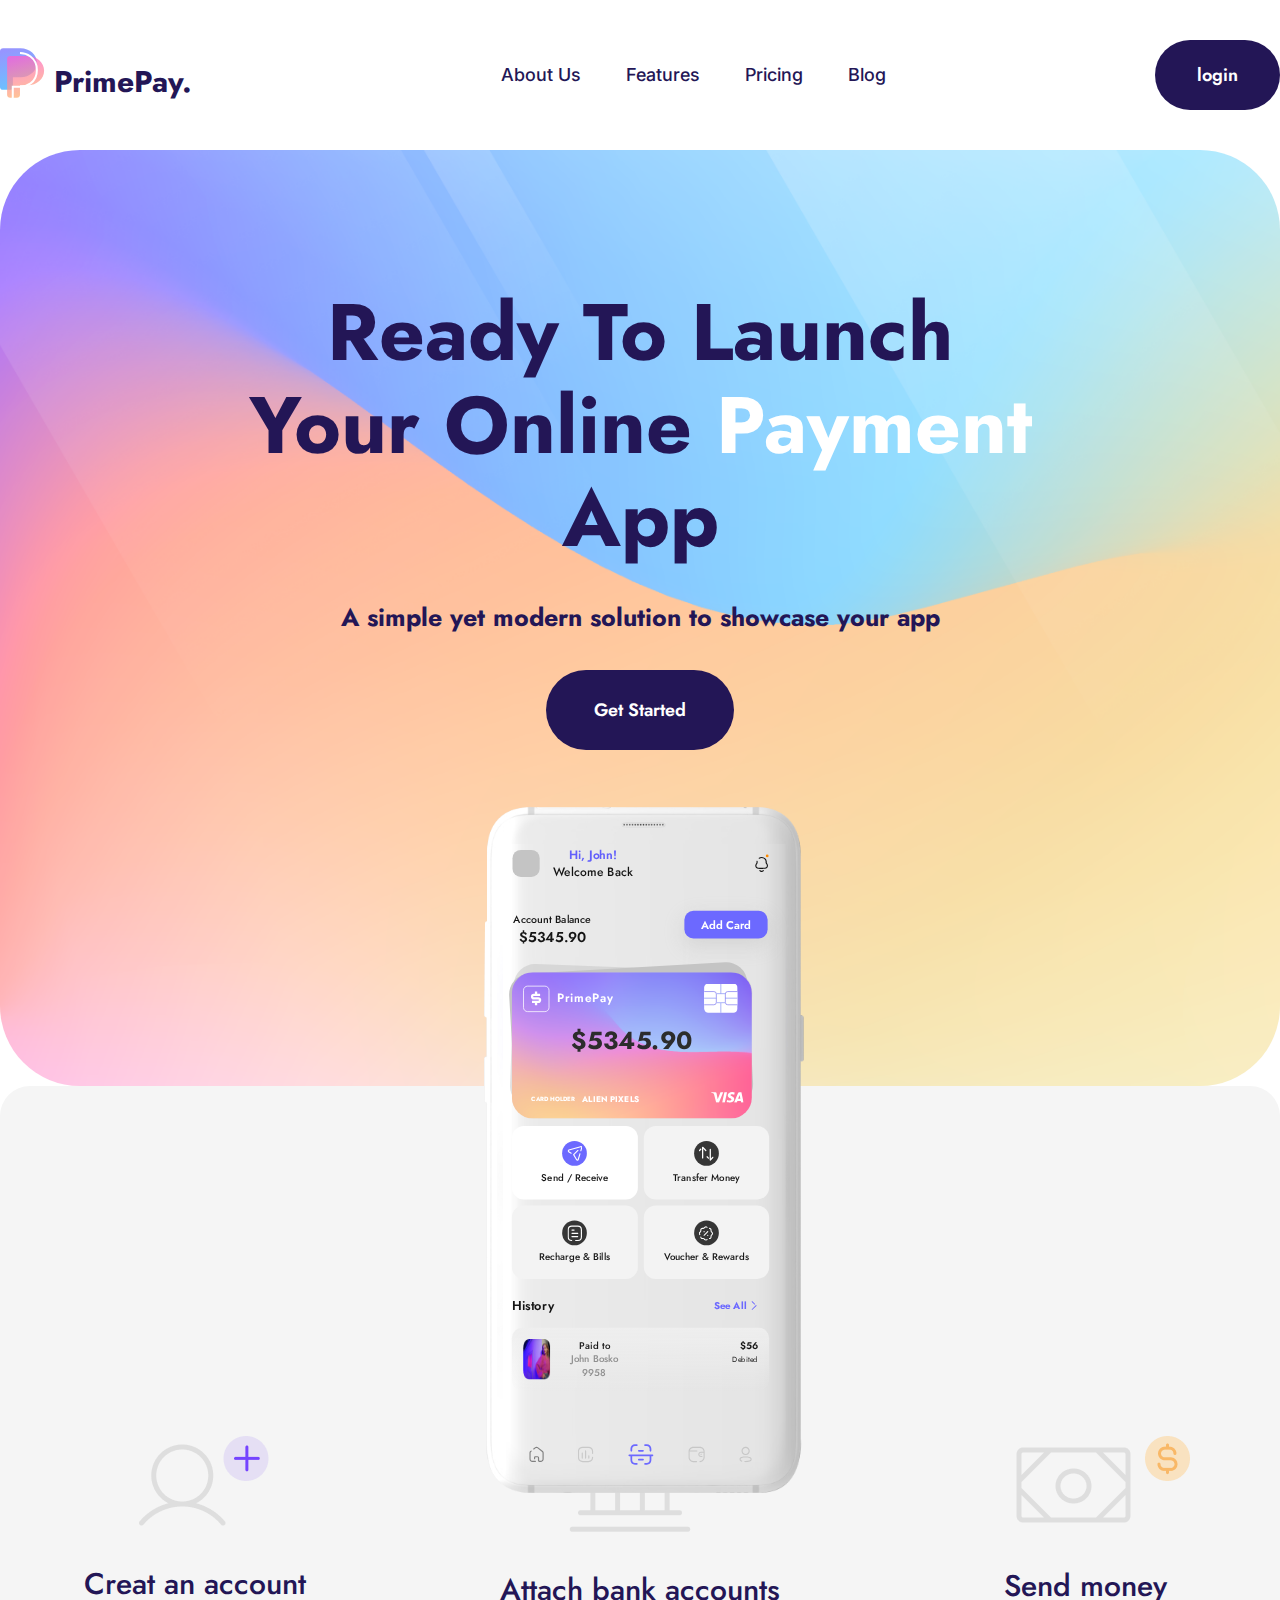
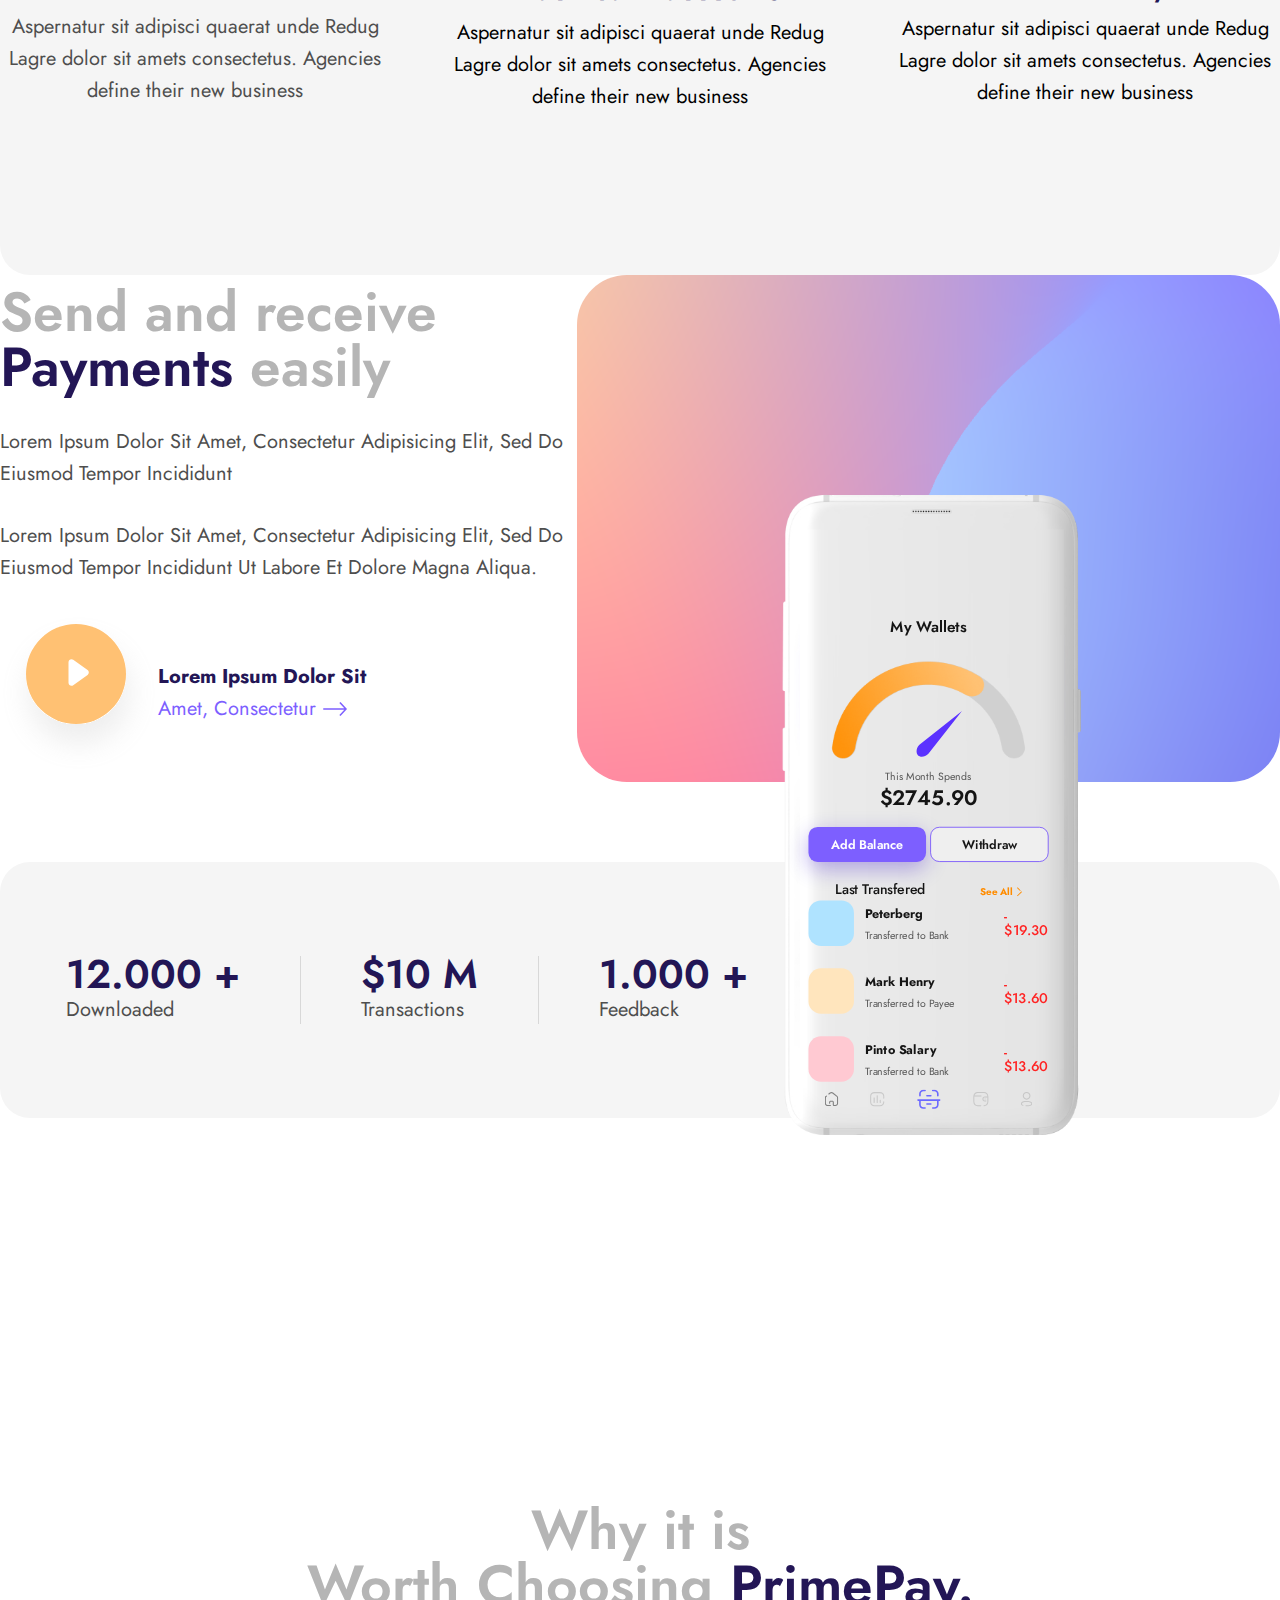
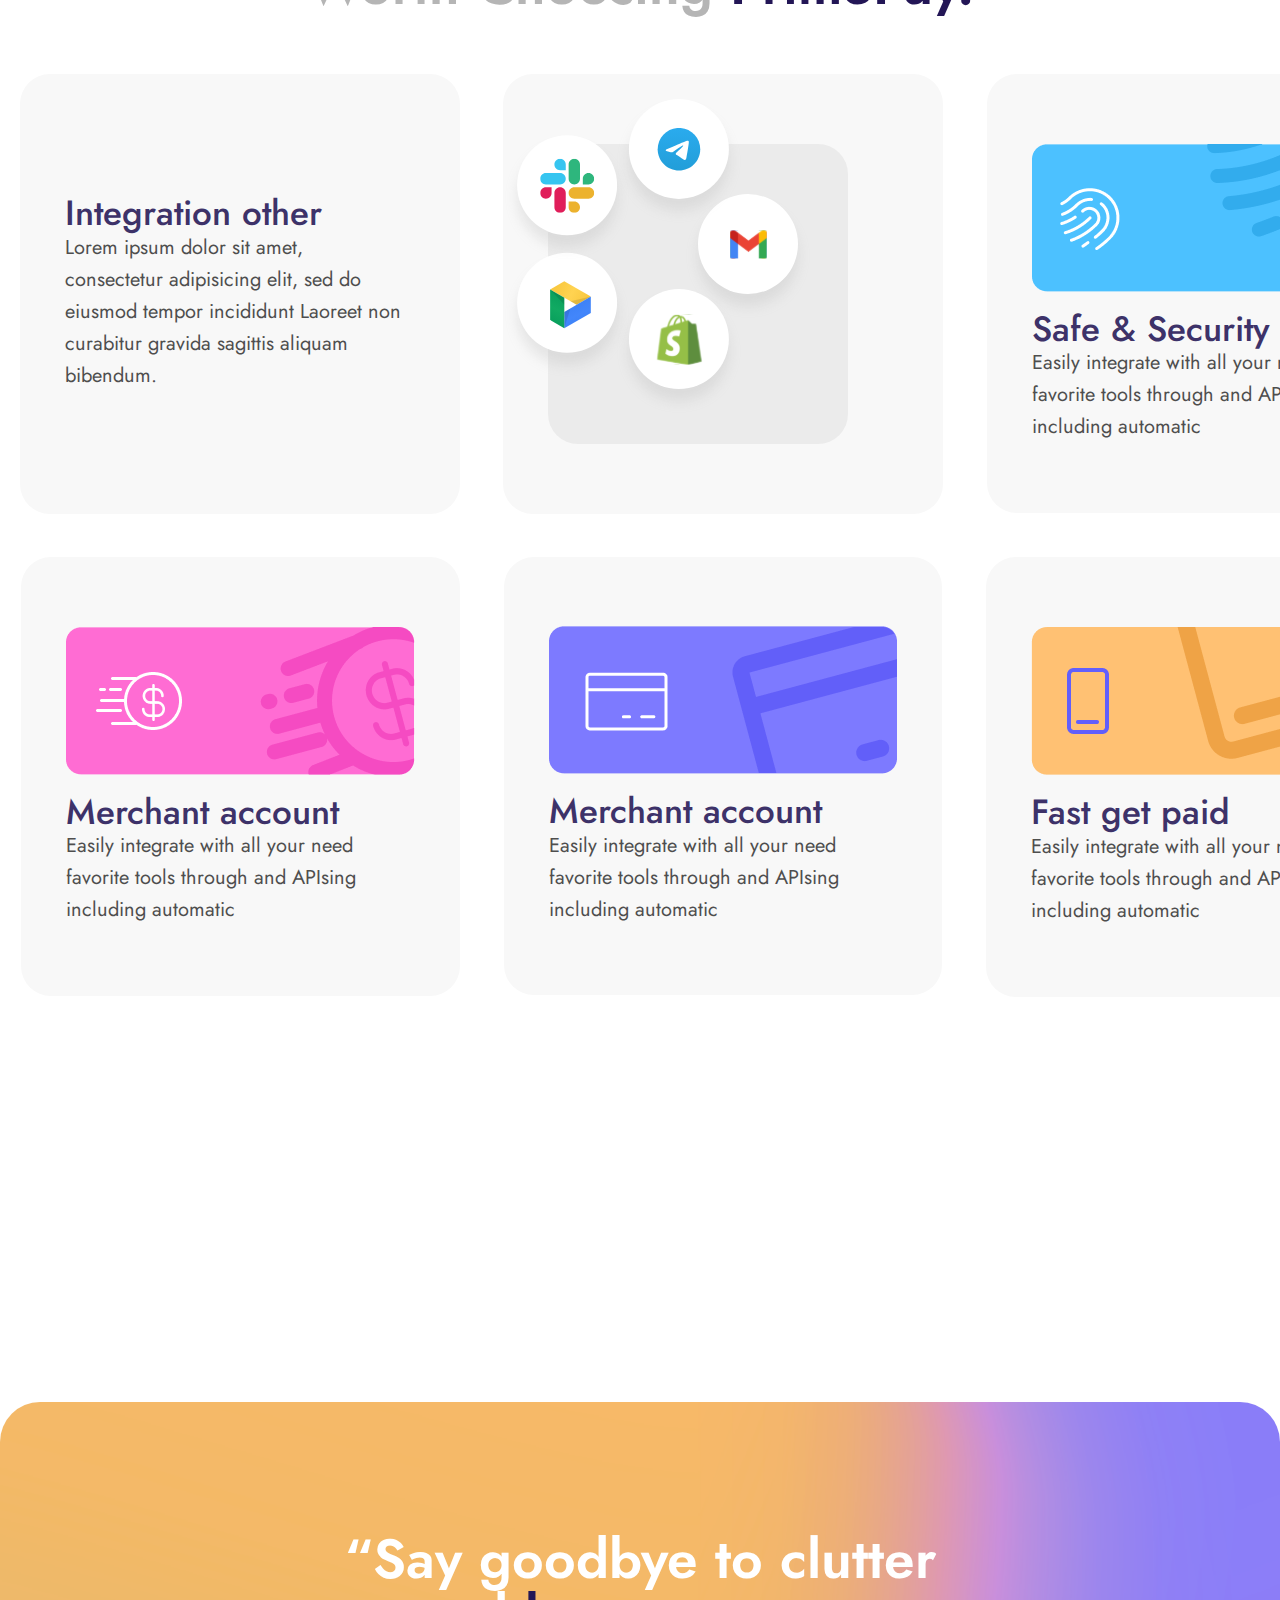
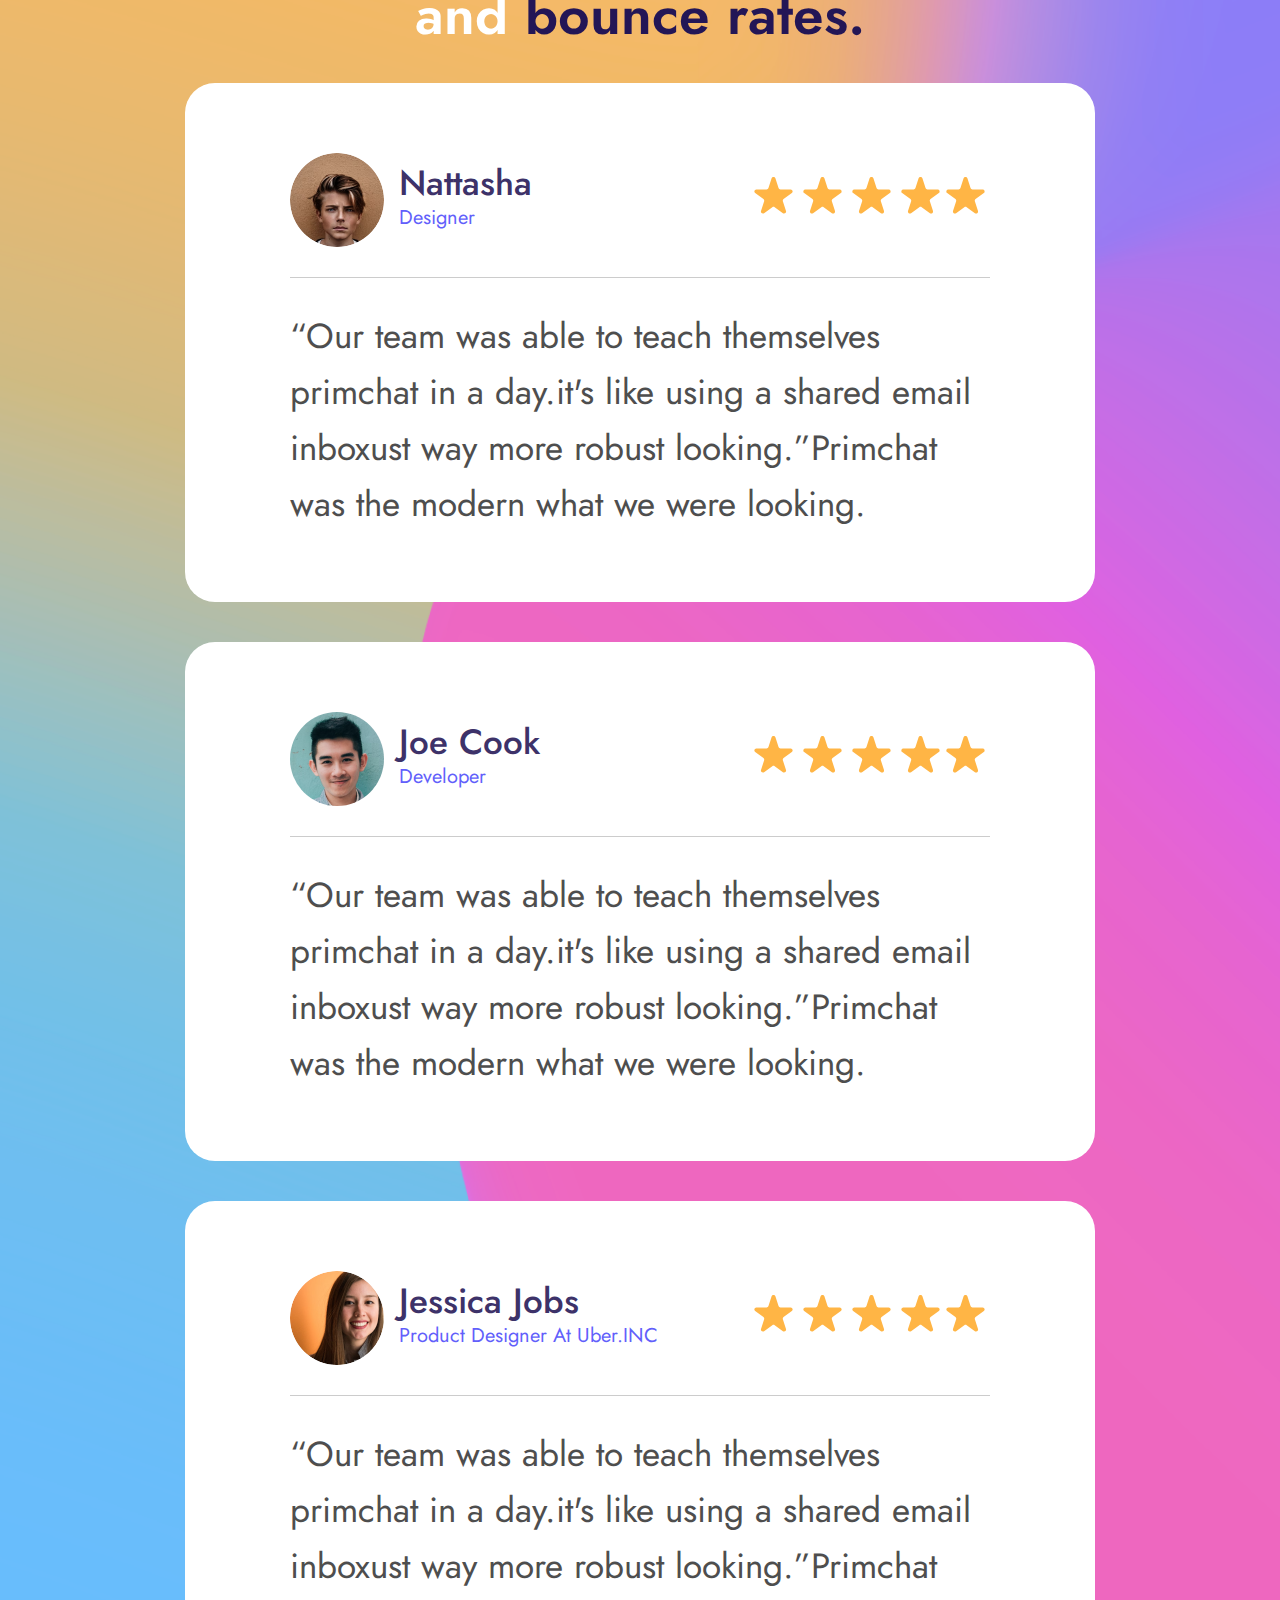
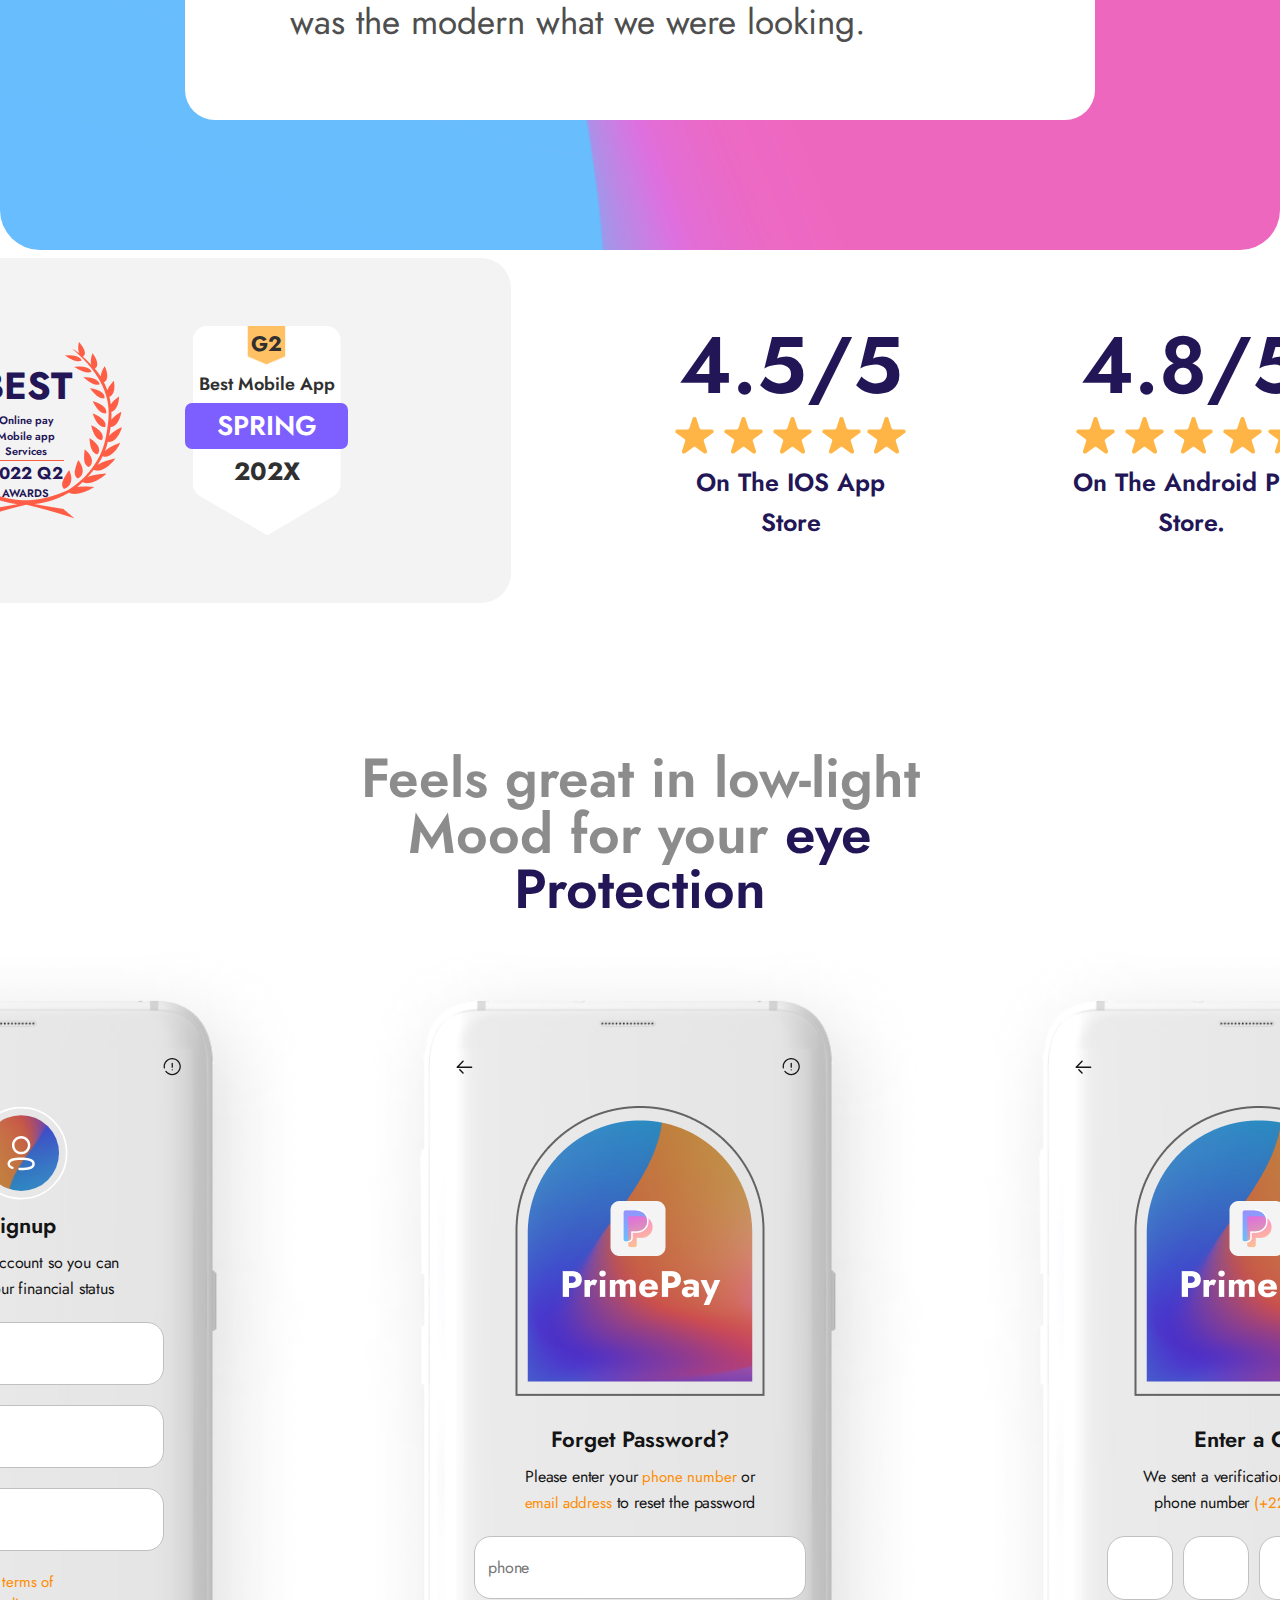
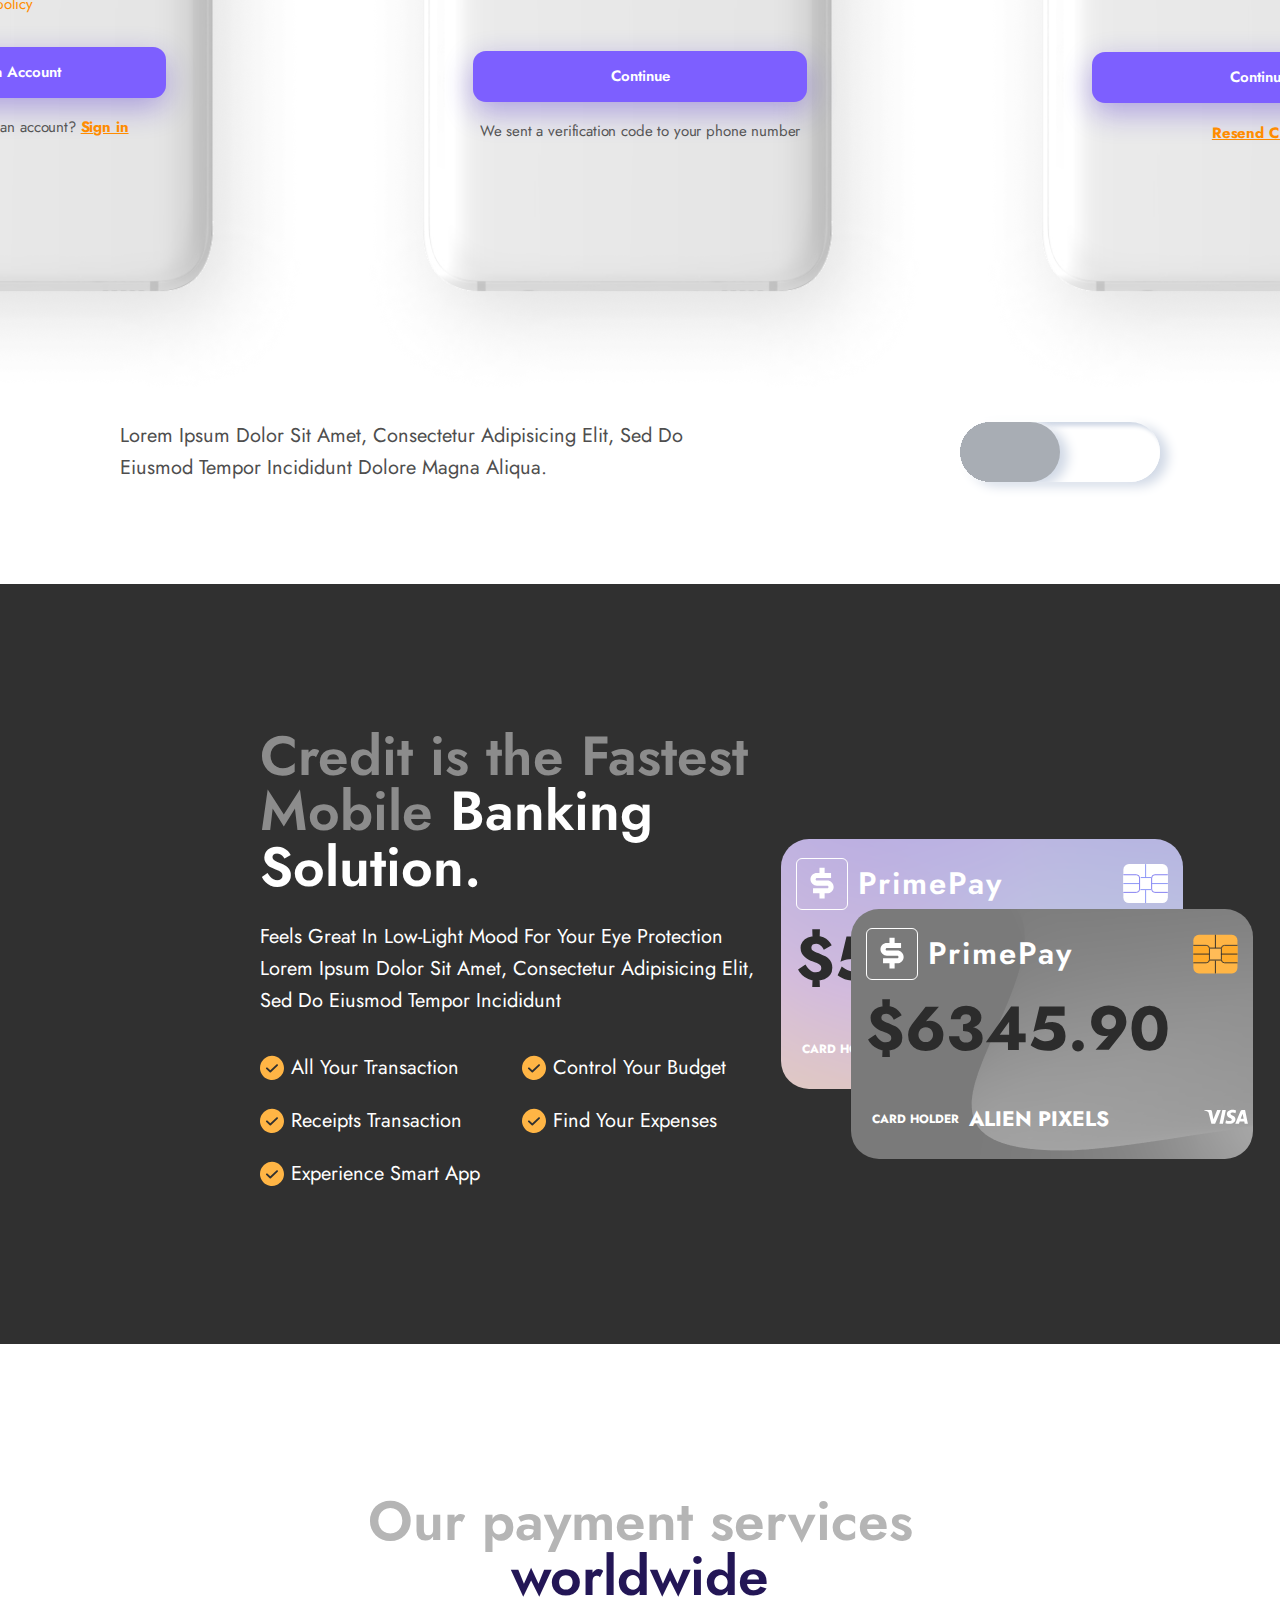
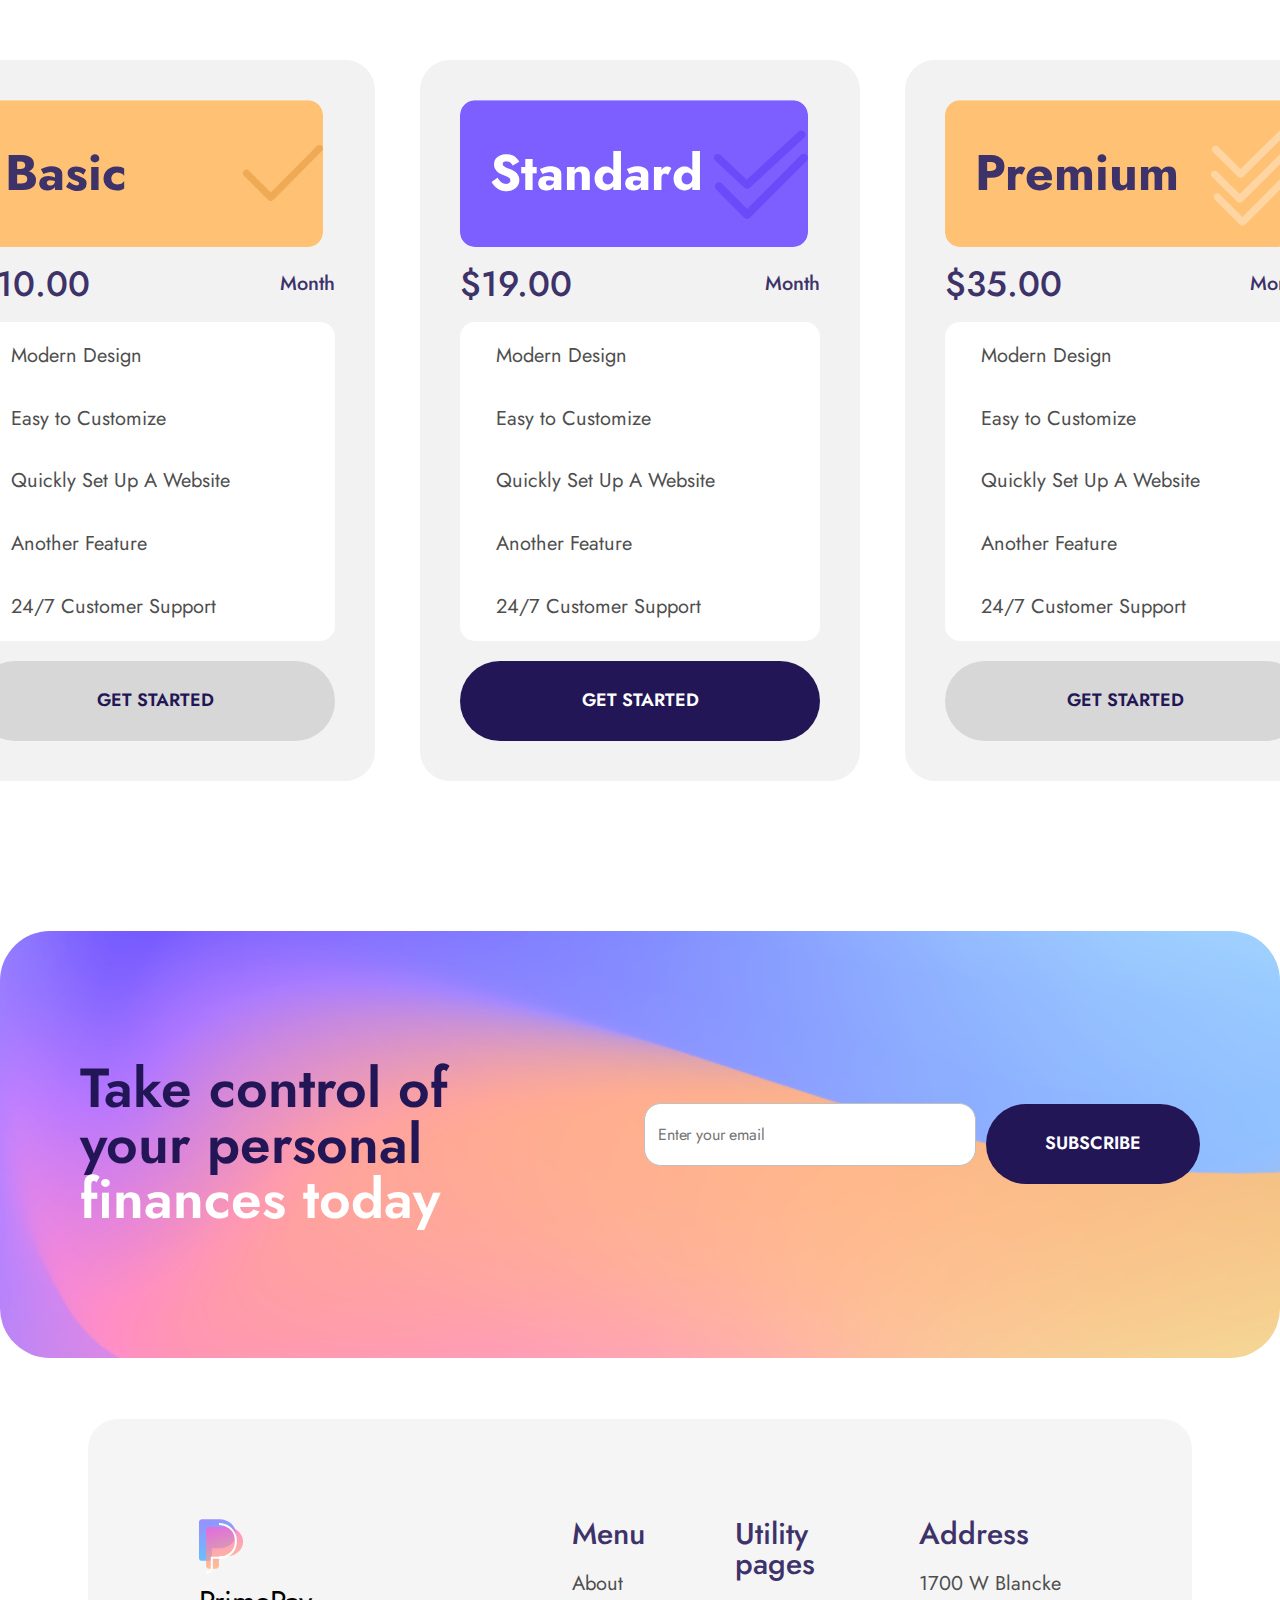
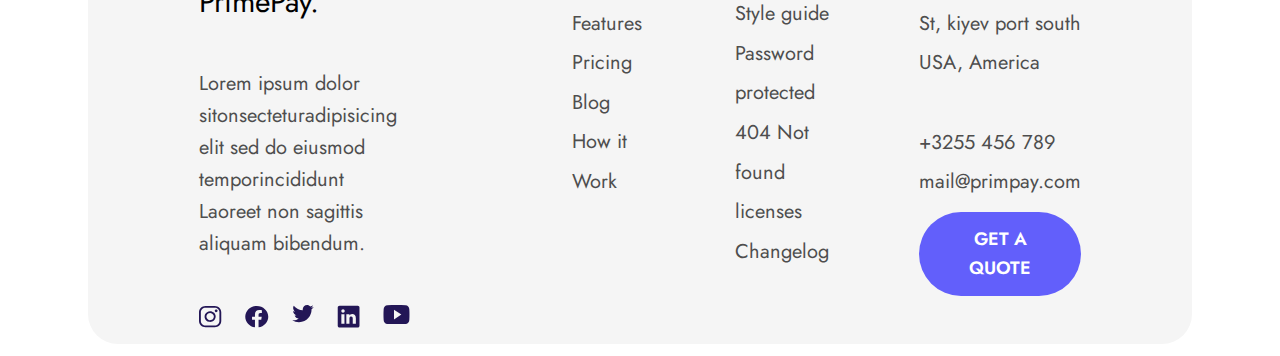
<file: index.html>
<!DOCTYPE html>
<html lang="en">
<head>
    <meta charset="UTF-8">
    <title>Title</title>
    <meta content="width=device-width,initial-scale=1.0" name="viewport">
    <link href="assert/css/styleguide.css" rel="stylesheet">
    <link href="assert/css/default.css" rel="stylesheet">
    <link href="assert/css/button.css" rel="stylesheet">
    <link href="assert/css/stylemobile.css" rel="stylesheet">

    <link href="https://fonts.googleapis.com/css2?family=Jost:ital,wght@0,200;0,300;0,400;0,600;1,500&family=Open+Sans&display=swap"
          rel="stylesheet">
    <link href="https://fonts.googleapis.com/css2?family=Inter:wght@200;300;400;500;600&family=Jost:ital,wght@0,200;0,300;0,400;0,600;1,500&family=Open+Sans&display=swap"
          rel="stylesheet">
</head>
<body>

<header-labs></header-labs>
<div class="navbar">
    <div class="menu-toggle text_xs" id="mobile-menu">
        ☰ MENU
    </div>
    <ul class="nav-list" id="nav-list">
        <li><a class="menu-label font-family_inter" href="#">About Us </a></li>
        <li><a class="menu-label font-family_inter" href="protected.html">Features</a>
        </li>
        <li><a class="menu-label font-family_inter" href="blog-single.html">Pricing</a></li>
        <li><a class="menu-label font-family_inter" href="blog.html">Blog</a></li>
    </ul>
    <p class="text_md text_bold color_primary">PrimePay.</p>
</div>
<main>
    <div class="section-start wrap-container wrap-container_lg">
        <p class="section-start-title margin_auto color_primary text_bold">Ready To Launch Your Online <span
                class="color_light">Payment</span> App</p>
        <p class="section-start-info color_primary text_bold">A simple yet modern solution to showcase your app</p>
        <button class="button_primary button_lg">Get Started</button>

        <widget-phone class="absolute margincenter1">
            <div class="telephone-logo">
                <div class="telephone-logo-icon">
                    <img src="assert/img/User.svg">
                    <p class="telephone-name"><span class="title">Hi, John!</span>
                        <span
                                class="subtitle"> Welcome Back</span></p>
                </div>
                <img src="assert/img/Notify.svg">
            </div>
            <div class="balance">
                <div class="acc">
                    <p class="balance-name">Account Balance</p>
                    <p class="price">$5345.90</p>
                </div>
                <button class="acc-button">Add Card</button>
            </div>
            <div class="card">
                <div class="card1"></div>
                <div class="card2"></div>
                <div class="card-prime-pay">
                    <div class="logo-card">
                        <div class="logo-card-active">
                            <div class="logo-card-border">
                                <img class="money-dollar" src="assert/img/Dollar.svg">
                            </div>
                            <p class="card-name">PrimePay</p>
                        </div>
                        <img src="assert/img/Chip.svg">
                    </div>

                    <div class="check">
                        <p class="check-money">$5345.90</p>
                    </div>
                    <div class="card-info">
                        <div class="person">
                            <p class="card-holder">Card holder</p>
                            <p class="name">Alien Pixels</p>
                        </div>
                        <div>
                            <img src="assert/img/Logo1.svg">
                        </div>
                    </div>

                </div>
            </div>
            <div class="phone-container-action gap_8 grid">
                <div class="phone-container-action-item phone-container-action-item_active flex column gap_7 padding_20 ">
                    <div class="phone-container-action-item-icon-wrap phone-container-action-item-icon-wrap_active flex center_align center_justify">
                        <img class="phone-container-action-item-icon" src="assert/img/Icon1.svg">
                    </div>
                    <p class="phone-container-action-item-label">Send / Receive</p>
                </div>
                <div class="phone-container-action-item flex column gap_7 padding_20">
                    <div class="phone-container-action-item-icon-wrap">
                        <img class="phone-container-action-item-icon" src="assert/img/Icon2.svg">
                    </div>
                    <p class="phone-container-action-item-label">Transfer Money</p>
                </div>
                <div class="phone-container-action-item flex column gap_7 padding_20">
                    <div class="phone-container-action-item-icon-wrap">
                        <img class="phone-container-action-item-icon" src="assert/img/Icon3.svg">
                    </div>
                    <p class="phone-container-action-item-label">Recharge & Bills</p>
                </div>
                <div class="phone-container-action-item flex column gap_7 padding_20">
                    <div class="phone-container-action-item-icon-wrap">
                        <img class="phone-container-action-item-icon" src="assert/img/Icon4.svg">
                    </div>
                    <p class="phone-container-action-item-label">Voucher & Rewards</p>
                </div>
            </div>
            <div class="history">
                <p class="history-title">History</p>
                <a class="history-side-label" href="#">
                    <p class="history-side-label-text">See All</p>
                    <img src="assert/img/Icon5.svg">
                </a>
            </div>
            <div class="transaction">
                <div class="transaction-list">
                    <div class="transaction-list-info">
                        <img class="transaction-list-info-ico" src="assert/img/infopay.png">
                        <div>
                            <p class="transaction-list-info-pay">Paid to</p>
                            <p class="transaction-list-info-name">John Bosko 9958</p>
                        </div>
                    </div>
                    <div class="transaction-list-pay">
                        <p class="transaction-list-pay-money">$56</p>
                        <p class="transaction-list-pay-debited">Debited</p>
                    </div>
                </div>

            </div>
        </widget-phone>

        <div class="HIDE">
            <div class="money">
                <img src="assert/img/money.png">
            </div>
            <div class="money-card">
                <img src="assert/img/Icon1.png">
            </div>
            <div class="money-card-message">
                <img src="assert/img/Icon2.png">
            </div>

            <div class="telephone">


                <div class="phone-menu">
                    <a class="phone-menu-icon" href="#">
                        <img class="icon" src="assert/img/Icon10.svg">
                    </a>
                    <a class="phone-menu-icon" href="#">
                        <img class="icon" src="assert/img/Icon9.svg">
                    </a>
                    <a class="phone-menu-icon" href="#">
                        <img class="icon" src="assert/img/Icon8.svg">
                    </a>
                    <a class="phone-menu-icon" href="#">
                        <img class="icon" src="assert/img/Icon7.svg">
                    </a>
                    <a class="phone-menu-icon" href="#">
                        <img class="icon" src="assert/img/Icon6.svg">
                    </a>

                </div>
            </div>
        </div>

    </div>
    <div class="section-how-we-work wrap-container wrap-container_lg flex gap_55">
        <div class="section-how-we-work-card">
            <img alt="card-icon" src="assert/img/Icon3.png">
            <p class="section-how-we-work-card-title color_primary">Creat an account</p>
            <p class="section-how-we-work-card-info color_gray">Aspernatur sit adipisci quaerat unde Redug Lagre dolor
                sit amets consectetus. Agencies
                define their new
                business</p>
        </div>
        <div class="section-how-we-work-card">
            <img alt="card-icon" src="assert/img/Icon4.png">
            <p class="section-how-we-work-card-title color_primary">Attach bank accounts</p>
            <p class="section-how-we-work-card-info">Aspernatur sit adipisci quaerat unde Redug Lagre dolor sit amets
                consectetus. Agencies
                define their new
                business</p>
        </div>
        <div class="section-how-we-work-card">
            <img alt="card-icon" src="assert/img/Icon5.png">
            <p class="section-how-we-work-card-title color_primary">Send money</p>
            <p class="section-how-we-work-card-info">Aspernatur sit adipisci quaerat unde Redug Lagre dolor sit amets
                consectetus. Agencies
                define their new
                business</p>
        </div>
    </div>


    <div class="content">
        <div class="content-text">
            <p class="context-logo">
                Send and receive <span class="title1">Payments </span> easily
            </p>
            <p class="content-info1">
                Lorem ipsum dolor sit amet, consectetur adipisicing elit, sed do eiusmod tempor incididunt
            </p>
            <p class="content-info1">
                Lorem ipsum dolor sit amet, consectetur adipisicing elit, sed do eiusmod tempor incididunt ut labore et
                dolore magna aliqua.
            </p>
            <div class="content-video">
                <img src="assert/img/PlayButton.svg">
                <div class="content-video-text">
                    <p class="content-video-logo">Lorem ipsum dolor sit</p>
                    <a class="content-video-go" href="#">Amet, consectetur
                        <img src="assert/img/Vector.svg">
                    </a>
                </div>
            </div>


        </div>
        <div class="content-bg">
            <img class="content-bg-fon" src="assert/img/Photo.png">
            <widget-phone class="absolute top_60 margincenter">
                <p class="telephone1-logo">My Wallets</p>
                <div class="schedule">
                    <img class="graph-bottom" src="assert/img/Ellipse1.png">
                    <img class="graph-top" src="assert/img/Ellipse2.png">
                    <img class="graph-arrow" src="assert/img/Ellipse3.svg">

                </div>
                <div class="text-schedule">
                    <p class="schedule-logo">This Month Spends</p>
                    <p class="schedule-money">$2745.90</p>
                </div>
                <div class="schedule-button">
                    <button class="transfer">Add Balance</button>
                    <button class="refund">Withdraw</button>
                </div>
                <div class="history1">
                    <p class="history-title1">Last Transfered</p>
                    <a class="history-side-label1" href="#">
                        <p class="history-side-label-text1">See All</p>
                        <img src="assert/img/Icon12.svg">
                    </a>
                </div>
                <div class="flex column gap_32">
                    <widget-phone-transfer color="#AFE3FF" price="- $19.30" target="Peterberg"
                                           type="Transferred to Bank"></widget-phone-transfer>
                    <widget-phone-transfer color="#FFE5BD" price="- $13.60" target="Mark Henry"
                                           type="Transferred to  Payee"></widget-phone-transfer>
                    <widget-phone-transfer color="#FFC9D2" price="- $13.60" target="Pinto Salary"
                                           type="Transferred to Bank"></widget-phone-transfer>
                </div>
            </widget-phone>


        </div>

    </div>
    <div class="leveling">
        <div class="info-player">
            <div class="info-player-number">
                <p class="downloaded">12.000 +</p>
                <p class="downloaded-info">Downloaded</p>
            </div>
            <div class="vl"></div>
            <div class="info-player-number">
                <p class="downloaded">$10 M</p>
                <p class="downloaded-info">Transactions</p>
            </div>
            <div class="vl"></div>
            <div class="info-player-number">
                <p class="downloaded">1.000 +</p>
                <p class="downloaded-info">Feedback</p>
            </div>
        </div>
    </div>
    <div class="answers">
        <p class="answers-logo">Why it is <br>Worth Choosing <span class="title1"> PrimePay.</span></p>
        <div class="container1">
            <div class="container1-block">
                <p class="container1-block1-logo text_lg">Integration other</p>
                <p class="container1-block1-text">Lorem ipsum dolor sit amet, consectetur adipisicing elit, sed do
                    eiusmod
                    tempor incididunt Laoreet non curabitur gravida sagittis aliquam bibendum.</p>
            </div>
            <div class="container1-block">
                <div class="circular-menu">
                    <a class="circular-menu-item" href="#"><img src="assert/img/mail.svg"></a>
                    <a class="circular-menu-item" href="#"><img src="assert/img/playmarket.svg"></a>
                    <a class="circular-menu-item" href="#"><img src="assert/img/google.svg"></a>
                    <a class="circular-menu-item" href="#"><img src="assert/img/slack.svg"></a>
                    <a class="circular-menu-item" href="#"><img src="assert/img/telegram.svg"></a>
                </div>
            </div>

            <worth-primepay img="assert/img/Image1.png" name="Safe & Security" text="Easily integrate with all your need favorite tools through and
                        APIsing
                        including automatic"></worth-primepay>
            <worth-primepay img="assert/img/Image2.png" name="Merchant account" text="Easily integrate with all your need favorite tools through and
                        APIsing
                        including automatic"></worth-primepay>
            <worth-primepay img="assert/img/Image3.png" name="Merchant account" text="Easily integrate with all your need favorite tools through and
                        APIsing
                        including automatic"></worth-primepay>

            <worth-primepay img="assert/img/Image4.png" name="Fast get paid" text="Easily integrate with all your need favorite tools through and
                        APIsing
                        including automatic"></worth-primepay>
        </div>
    </div>

    <div class="testimonial">
        <p class="testimonial-text">“Say goodbye to clutter and <span class="title1">bounce rates.</span></p>
        <widget-comment fam="Designer" img="assert/img/avatar1.png" name="Nattasha"
                        text="“Our team was able to teach themselves primchat in a day.it's like using a shared email inboxust way more robust looking.”Primchat was the modern what we were looking."></widget-comment>
        <widget-comment fam="Developer" img="assert/img/avatar2.png" name="Joe Cook"
                        text="“Our team was able to teach themselves primchat in a day.it's like using a shared email inboxust way more robust looking.”Primchat was the modern what we were looking."></widget-comment>
        <widget-comment fam="Product Designer at Uber.INC" img="assert/img/avatar3.png" name="Jessica Jobs"
                        text="“Our team was able to teach themselves primchat in a day.it's like using a shared email inboxust way more robust looking.”Primchat was the modern what we were looking."></widget-comment>
    </div>
    <div class="awards-star1">
        <div class="awards1">
            <div class="awards-star-best">
                <img class="awards-img1" src="assert/img/awards.png">

                <p class="awards-text-logo">Best</p>
                <p class="awards-text-info">Online pay <br> Mobile app Services</p>
                <div class="horizontal-line-awards"></div>
                <p class="awards-best">2022 Q2 </p>
                <p class="awards-best-year">Awards</p>
            </div>
            <div class="awards2">
                <img class="awards-img2" src="assert/img/awards-star.png">
                <div class="awards-text-position">
                    <div class="awards-img-position">
                        <img class="low-awards-star-img" src="assert/img/low-awards-star.png">
                        <p class="low-awards-star-text">G2</p>
                    </div>

                    <p class="awards-text">Best Mobile app</p>
                    <button class="awards-button">Spring</button>
                    <p class="awards-year">202X</p>
                </div>

            </div>
        </div>
        <div class="awards-star1">
            <div class="awards-rating1">
                <p class="rating">4.5/5</p>
                <img src="assert/img/star.svg">
                <p class="for-phone">On the iOS App Store</p>
            </div>
            <div class="awards-rating1">
                <p class="rating">4.8/5</p>
                <img src="assert/img/star.svg">
                <p class="for-phone">On the Android Play Store.</p>
            </div>
        </div>

    </div>

    <div class="registration">

        <p class="registration-logo">Feels great in low-light Mood for your <span class="title1">eye Protection</span>
        </p>
        <div class="registration-main">
            <div class="telephone2">
                <div class="telephone2-header">
                    <img src="assert/img/back-arrow.svg">
                    <img src="assert/img/help.svg">
                </div>
                <div class="telephone2-logo">
                    <img class="telephone2-logo-photo" src="assert/img/registration-logo.svg">
                    <p class="telephone2-logo-name">Signup</p>
                    <p class="telephone2-logo-text">Create an account so you can manage your financial status</p>
                </div>
                <div class="registration-container">
                    <input class="registration-password" id="username" name="username" placeholder="Username" required
                           type="text">
                </div>

                <div class="registration-container">
                    <input class="registration-password" id="email" name="email" placeholder="Email id" required
                           type="email">
                </div>

                <div class="registration-container">
                    <input class="registration-password" id="password" name="password" placeholder="Password" required
                           type="password">
                </div>
                <div class="check-mark">

                    <div>
                        <label class="widget-checkbox">
                            <input class="" type="checkbox">
                        </label>
                    </div>

                    <p class="checkbox-text">I hereby agree to the <span class="title2"> terms of services </span>and
                        <span
                                class="title2">privacy policy</span></p>
                </div>
                <button class="registration-button">Create an Account</button>
                <p class="registration-acc">Already have an account? <span class="title3">Sign in</span></p>
            </div>
            <div class="telephone2">
                <div class="telephone2-header">
                    <img src="assert/img/back-arrow.svg">
                    <img src="assert/img/help.svg">
                </div>
                <div class="registration-position">
                    <div class="registration-prime">
                        <img src="assert/img/registration-primepay.png">
                    </div>

                    <div class="telephone2-logo">
                        <p class="telephone2-logo-name">Forget Password?</p>
                        <p class="telephone2-logo-text">Please enter your <span class="title2"> phone number</span> or
                            <span
                                    class="title2">email address</span> to reset the password</p>
                    </div>
                    <div class="registration-container">
                        <input class="registration-password" id="phone" name="tel" placeholder="phone" required
                               type="tel">
                    </div>
                    <button class="registration-button">Continue</button>
                    <div class="registration-acc1-text">
                        <p class="registration-acc1">We sent a verification code to your phone
                            number</p>
                    </div>

                </div>


            </div>
            <div class="telephone2">
                <div class="telephone2-header">
                    <img src="assert/img/back-arrow.svg">
                    <img src="assert/img/help.svg">
                </div>
                <div class="registration-position">
                    <div class="registration-prime">
                        <img src="assert/img/registration-primepay.png">
                    </div>

                    <div class="telephone2-logo">
                        <p class="telephone2-logo-name">Enter a Code</p>
                        <p class="telephone2-logo-text">We sent a verification code to your phone number <span
                                class="title2"> (+22) 123 546...</span>
                    </div>
                    <div class="code-input-container">
                        <input class="code-input" maxlength="1" size="1" type="text">
                        <input class="code-input" maxlength="1" size="1" type="text">
                        <input class="code-input" maxlength="1" size="1" type="text">
                        <input class="code-input" maxlength="1" size="1" type="text">
                    </div>
                    <button class="registration-button">Continue</button>
                    <div class="registration-acc1-text">
                        <p><span class="title3">Resend Code</span></p>
                    </div>
                </div>

            </div>
        </div>
        <div class="registration-footer">
            <p class="registration-footer-text">Lorem ipsum dolor sit amet, consectetur adipisicing elit, sed do eiusmod
                tempor incididunt dolore magna aliqua.</p>
            <label class="label">
                <div class="toggle">
                    <input class="toggle-state" name="check" type="checkbox" value="check">
                    <div class="indicator"></div>
                </div>
            </label>
        </div>
    </div>
    <div class="creat-card-main">

        <div class="creat-card-info">
            <p class="creat-card-info-logo">Credit is the Fastest Mobile<span class="creat-card-logo-name"> Banking Solution.</span>
            </p>
            <p class="creat-card-logo-text">Feels great in low-light Mood for your eye Protection Lorem ipsum dolor sit
                amet, consectetur adipisicing elit, sed do eiusmod tempor incididunt</p>
            <div class="card-info-like">
                <p class="card-info-like-text"><img src="./assert/img/like.svg"/>All your transaction </p>
                <p class="card-info-like-text"><img src="assert/img/like.svg"/>Control your Budget </p>
                <p class="card-info-like-text"><img src="assert/img/like.svg"/>Receipts transaction</p>
                <p class="card-info-like-text"><img src="assert/img/like.svg"/>Find your expenses</p>
                <p class="card-info-like-text"><img src="assert/img/like.svg"/>Experience Smart App</p>

            </div>
        </div>
        <div class="card-info-balance">
            <div class="card4">
                <div class="card-prime-pay1">
                    <div class="logo-card">
                        <div class="logo-card-active">
                            <div class="logo-card-border1">
                                <img class="money-dollar1" src="assert/img/Dollar.svg">
                            </div>
                            <p class="card-name1">PrimePay</p>
                        </div>
                        <img src="assert/img/Chip.svg">
                    </div>

                    <div class="check">
                        <p class="check-money1">$5345.90</p>
                    </div>
                    <div class="card-info">
                        <div class="person">
                            <p class="card-holder1">Card holder</p>
                            <p class="name1">Alien Pixels</p>
                        </div>
                        <div>
                            <img src="assert/img/Logo1.svg">
                        </div>
                    </div>

                </div>
            </div>
            <div class="card3">
                <div class="card-prime-pay2">
                    <div class="logo-card">
                        <div class="logo-card-active">
                            <div class="logo-card-border1">
                                <img class="money-dollar1" src="assert/img/Dollar.svg">
                            </div>
                            <p class="card-name1">PrimePay</p>
                        </div>
                        <img class="card-chip" src="assert/img/chip2.svg">
                    </div>

                    <div class="check">
                        <p class="check-money1">$6345.90</p>
                    </div>
                    <div class="card-info">
                        <div class="person">
                            <p class="card-holder1">Card holder</p>
                            <p class="name1">Alien Pixels</p>
                        </div>
                        <div>
                            <img src="assert/img/Logo1.svg">
                        </div>
                    </div>

                </div>
            </div>
        </div>

    </div>
    <div class="pricing">
        <p class="pricing-logo">Our payment services <span class="title1">worldwide</span></p>
        <div class="choice-pricing">
            <div class="mode">
                <div class="mode-logo">
                    <p class="mode-logo-text">Basic</p>
                    <img src="assert/img/tic1.svg">
                </div>
                <div class="mode-price">
                    <p class="mode-cost">$10.00</p>
                    <p class="mode-term">Month</p>
                </div>
                <div class="mode-catalog">
                    <p class="mode-catalog-text">Modern Design</p>
                    <p class="mode-catalog-text">Easy to Customize</p>
                    <p class="mode-catalog-text">Quickly Set Up A Website</p>
                    <p class="mode-catalog-text">Another Feature</p>
                    <p class="mode-catalog-text">24/7 Customer Support</p>
                </div>
                <button class="mode-pricing-button">Get Started</button>
            </div>
            <div class="mode">
                <div class="mode-logo1">
                    <p class="mode-logo-text2">Standard</p>

                    <img src="assert/img/tic2.svg">


                </div>
                <div class="mode-price">
                    <p class="mode-cost">$19.00</p>
                    <p class="mode-term">Month</p>
                </div>
                <div class="mode-catalog">
                    <p class="mode-catalog-text">Modern Design</p>
                    <p class="mode-catalog-text">Easy to Customize</p>
                    <p class="mode-catalog-text">Quickly Set Up A Website</p>
                    <p class="mode-catalog-text">Another Feature</p>
                    <p class="mode-catalog-text">24/7 Customer Support</p>
                </div>
                <button class="mode-pricing-button2">Get Started</button>
            </div>
            <div class="mode">
                <div class="mode-logo">
                    <p class="mode-logo-text">Premium</p>

                    <img src="assert/img/tic3.svg">


                </div>
                <div class="mode-price">
                    <p class="mode-cost">$35.00</p>
                    <p class="mode-term">Month</p>
                </div>
                <div class="mode-catalog">
                    <p class="mode-catalog-text">Modern Design</p>
                    <p class="mode-catalog-text">Easy to Customize</p>
                    <p class="mode-catalog-text">Quickly Set Up A Website</p>
                    <p class="mode-catalog-text">Another Feature</p>
                    <p class="mode-catalog-text">24/7 Customer Support</p>
                </div>
                <button class="mode-pricing-button">Get Started</button>
            </div>
        </div>
    </div>
    <div class="btn-up btn-up_hide"></div>
</main>
<email-labs></email-labs>
<footer-labs></footer-labs>


<script src="assert/js/index.js"></script>
<script src="assert/js/script-menu.js"></script>
<script src="./assert/js/footer.js"></script>
<script src="./assert/js/up.js"></script>
<script src="./assert/js/email.js"></script>
<script src="./assert/js/header.js"></script>
<script src="./assert/js/phone-component.js"></script>
<script src="./assert/js/phone-transfer-component.js"></script>
<script src="./assert/js/comment.js"></script>
<script src="./assert/js/worth-PrimePay.js"></script>
</body>
</html>
</file>
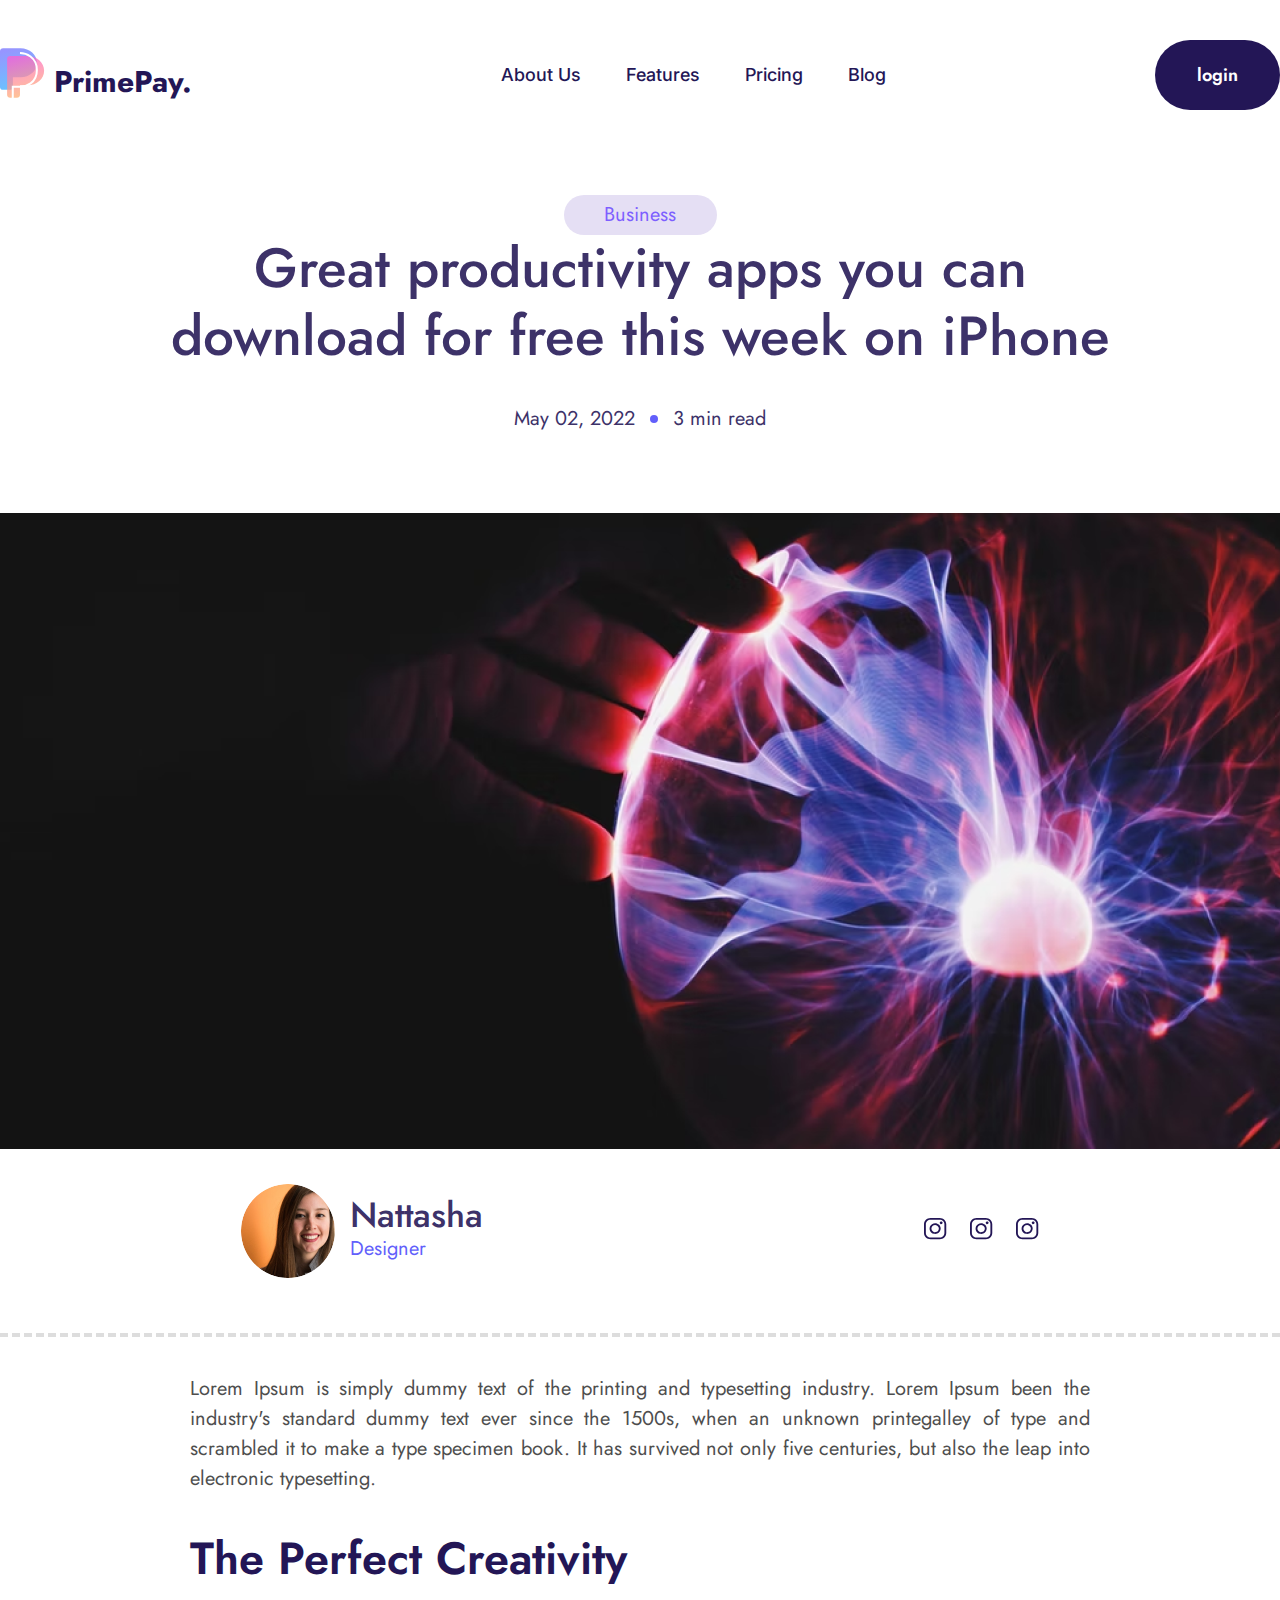
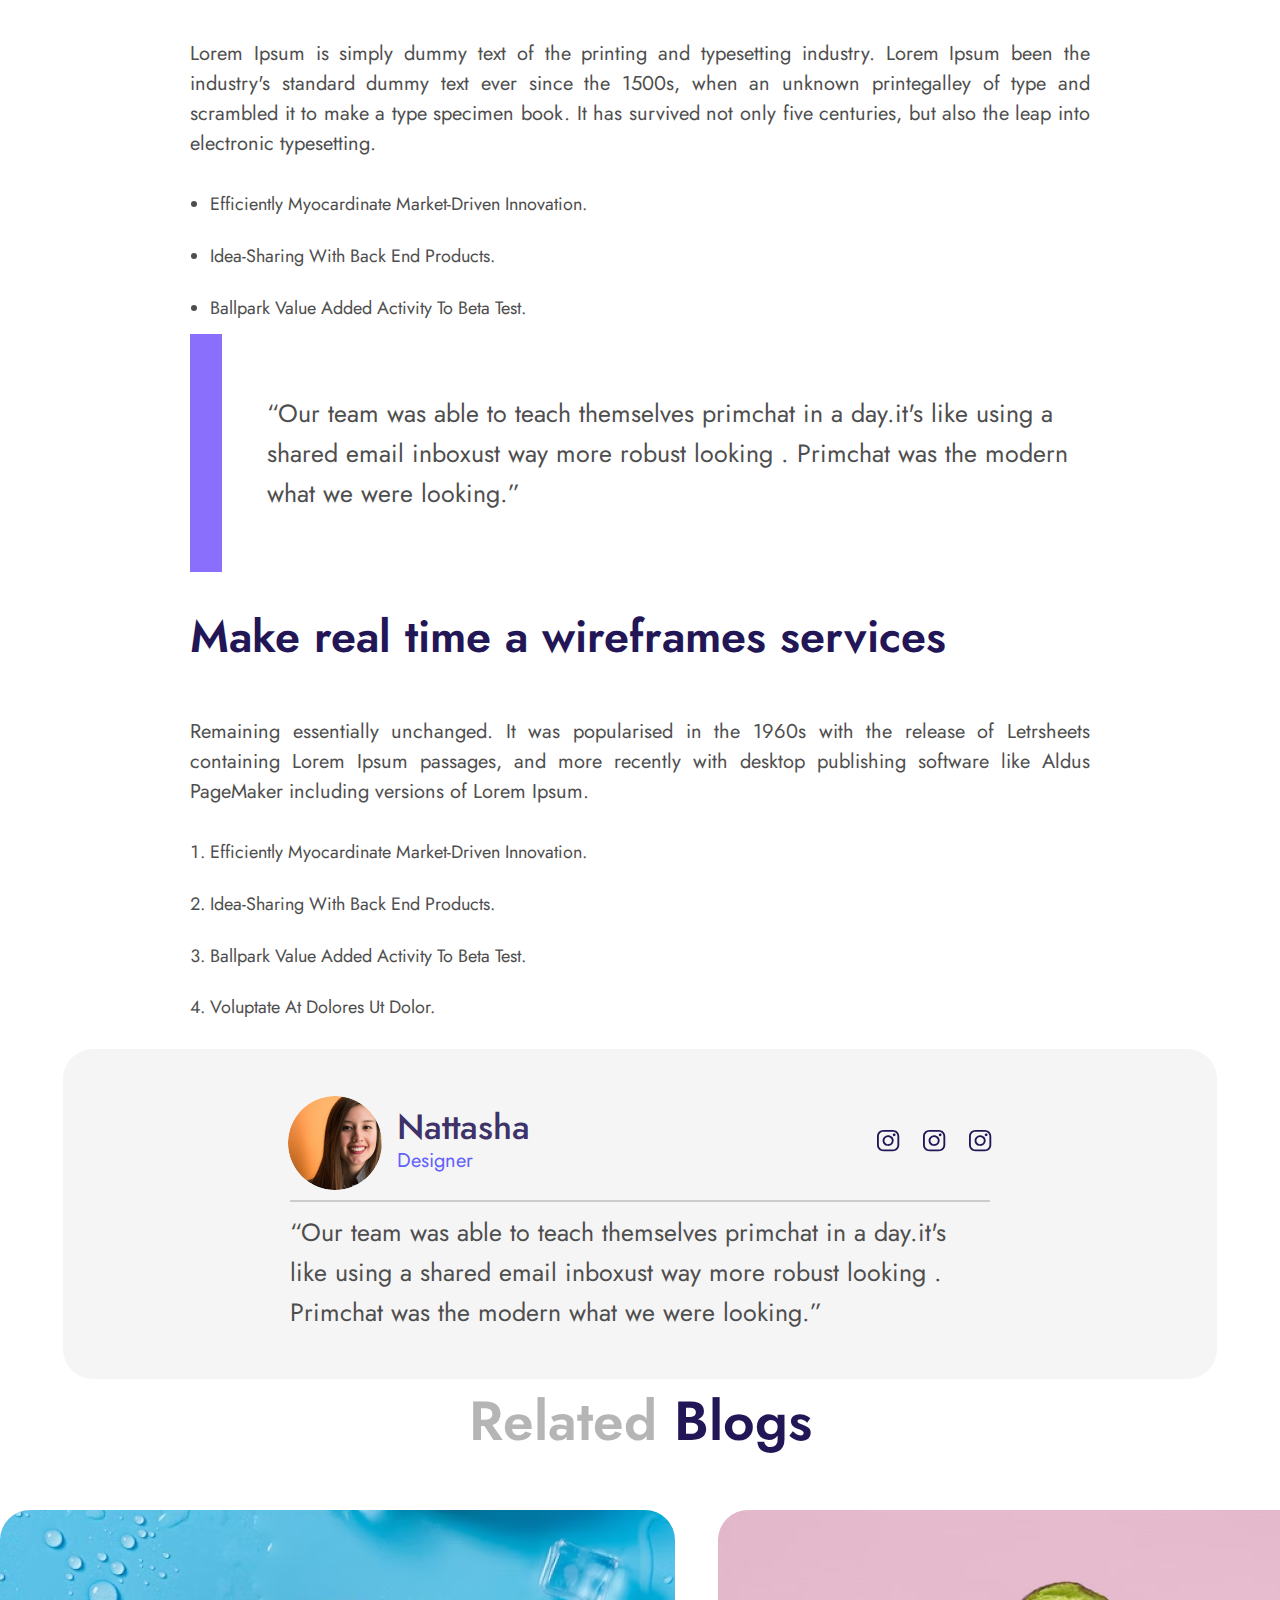
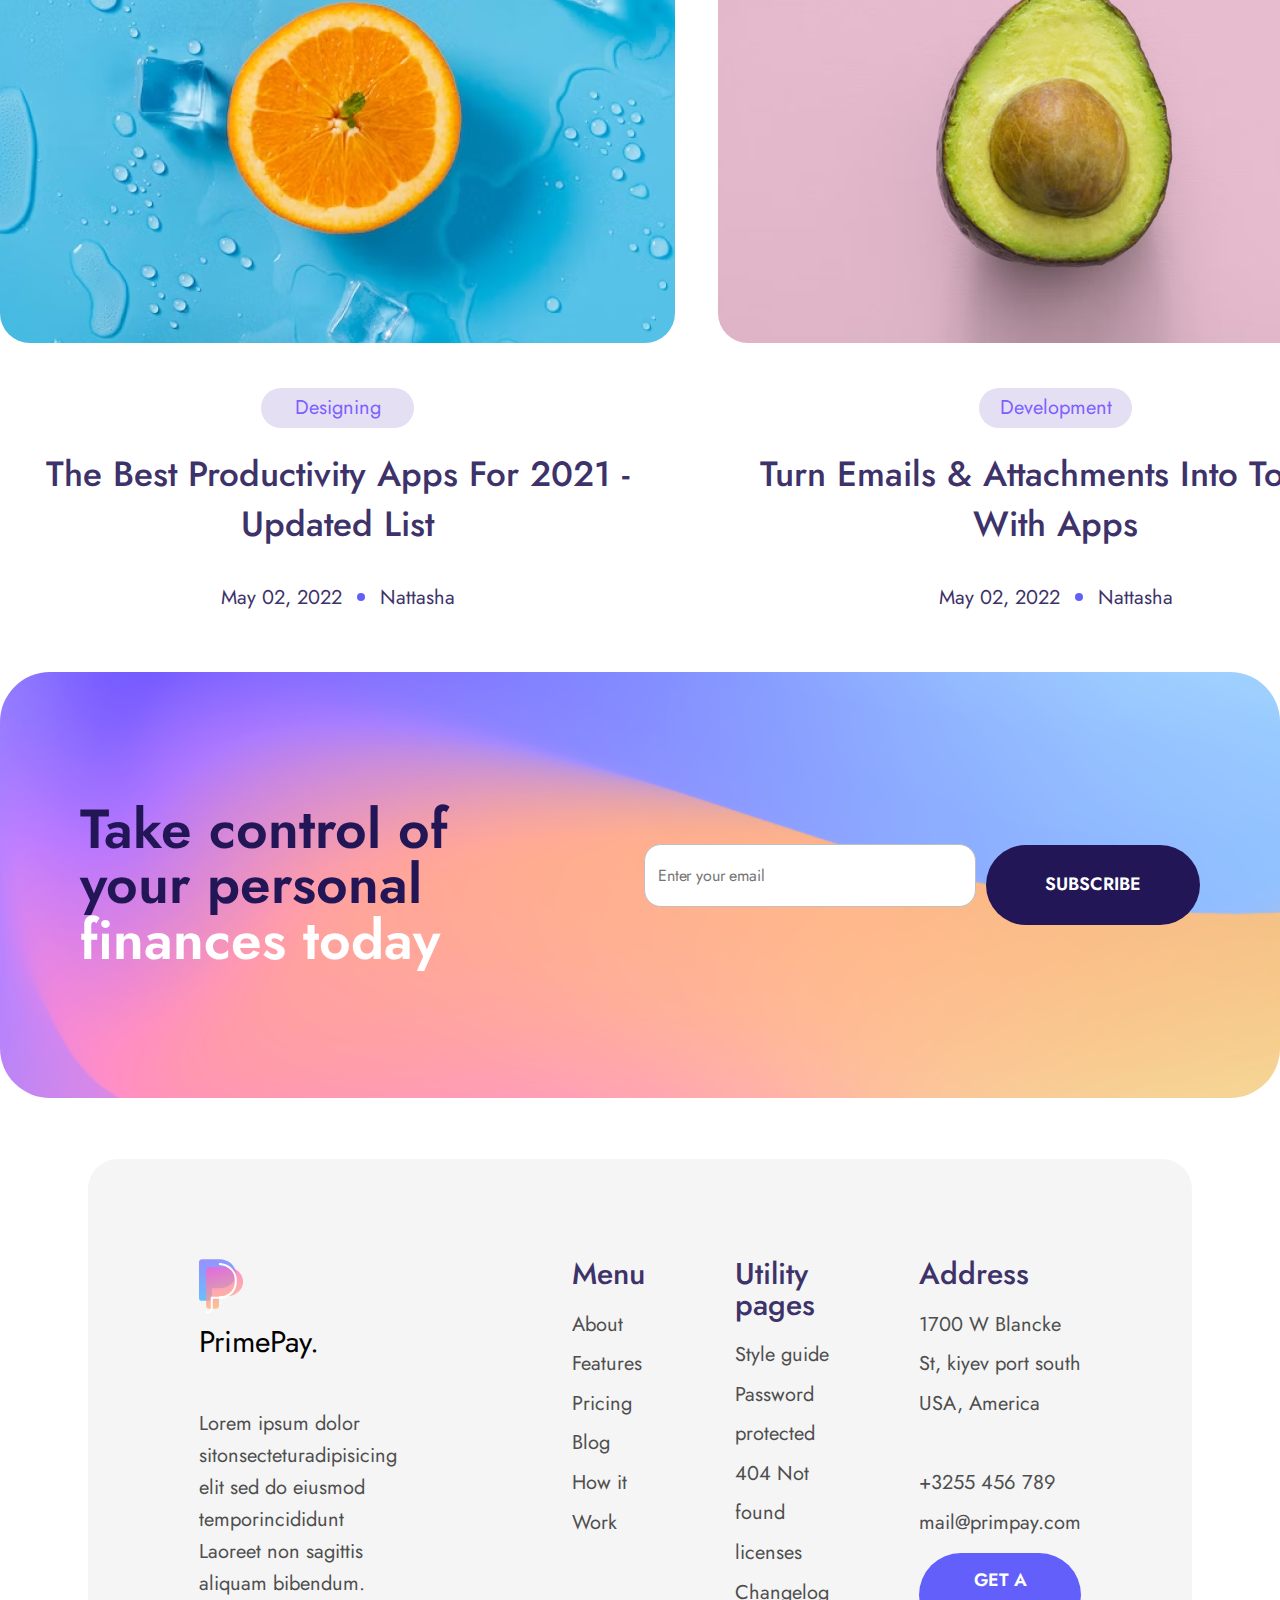
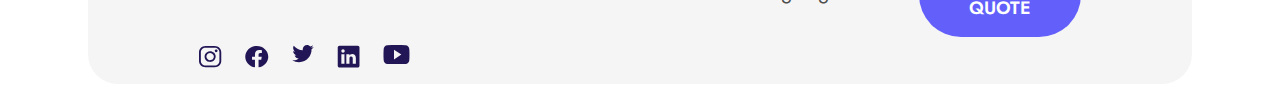
<file: blog-single.html>
<!DOCTYPE html>
<html lang="en">
<head>
    <meta charset="UTF-8">
    <title>Title</title>
    <link href="assert/css/styleguide.css" rel="stylesheet">
    <link href="assert/css/default.css" rel="stylesheet">
    <link href="assert/css/button.css" rel="stylesheet">
    <link href="assert/css/stylemobile.css" rel="stylesheet">
    <link href="https://fonts.googleapis.com/css2?family=Jost:ital,wght@0,200;0,300;0,400;0,600;1,500&family=Open+Sans&display=swap"
          rel="stylesheet">
    <link href="https://fonts.googleapis.com/css2?family=Inter:wght@200;300;400;500;600&family=Jost:ital,wght@0,200;0,300;0,400;0,600;1,500&family=Open+Sans&display=swap"
          rel="stylesheet">
</head>
<body>
<header-labs></header-labs>
<main>
    <div class="latest-news1">
        <div class="work margin-top_45">
            <p class="work-text">Business</p>
        </div>
        <p class="latest-news-text1">Great productivity apps you can download for free this week on iPhone</p>
        <div class="latest-news-footer gap_15">
            <p class="latest-news-data">May 02, 2022</p>
            <div class="latest-news-dot"></div>
            <p class="latest-news-name">3 min read</p>
        </div>
    </div>

    <div class="flex center_justify center_align ">
        <img class="border_40" src="assert/img/latest-fon.png">
    </div>
    <div class="flex center_justify center_align padding_20">
        <div class="flex around center_align width max_width_2400 mar_15">
            <div class="comment-player-info flex gap_15">
                <img class="comment-player-photo" src="assert/img/avatar3.png">
                <div>
                    <p class="comment-player-name text_lg">Nattasha</p>
                    <p class="comment-player-work">Designer</p>
                </div>
            </div>
            <div class="links">
                <a class="" href="#"><img src="assert/img/inst.svg"></a>
                <a class="" href="#"><img src="assert/img/inst.svg"></a>
                <a class="" href="#"><img src="assert/img/inst.svg"></a>
            </div>
        </div>
    </div>
    <div class="horizontal-line-links flex"></div>
    <div class="flex center_justify center_align column">
        <p class="links-text">
            Lorem Ipsum is simply dummy text of the printing and typesetting industry. Lorem Ipsum been the industry's
            standard dummy text ever since the 1500s, when an unknown printegalley of type and scrambled it to make a
            type specimen book. It has survived not only five centuries, but also the leap into electronic typesetting.
        </p>
        <p class="links-logo">The Perfect Creativity</p>
        <p class="links-text">
            Lorem Ipsum is simply dummy text of the printing and typesetting industry. Lorem Ipsum been the industry's
            standard dummy text ever since the 1500s, when an unknown printegalley of type and scrambled it to make a
            type specimen book. It has survived not only five centuries, but also the leap into electronic typesetting.
        </p>
        <ul class="flex column width_900 padding-top_20">
            <li class="links-text-list  list_style_type_circle">Efficiently myocardinate market-driven innovation.</li>
            <li class="links-text-list  list_style_type_circle">Idea-sharing with back end products.</li>
            <li class="links-text-list  list_style_type_circle">Ballpark value added activity to beta test.</li>
        </ul>

        <div class="width_900 flex gap_45 center_align">
            <div class="speech"></div>
            <p class="speech-text">“Our team was able to teach themselves primchat in a day.it's like using a shared
                email inboxust way more robust looking . Primchat was the modern what we were looking.”</p>
        </div>

        <p class="links-logo">Make real time a wireframes services</p>
        <p class="links-text">Remaining essentially unchanged. It was popularised in the 1960s with the release of
            Letrsheets containing
            Lorem Ipsum passages, and more recently with desktop publishing software like Aldus PageMaker including
            versions of Lorem Ipsum.</p>
        <ol class="width_900 padding-top_20" start="1">
            <li class="links-text-list">Efficiently myocardinate market-driven innovation.</li>
            <li class="links-text-list">Idea-sharing with back end products.</li>
            <li class="links-text-list">Ballpark value added activity to beta test.</li>
            <li class="links-text-list">Voluptate at dolores ut dolor.</li>
        </ol>
        <div class="link-commit flex around center_align width max-width_1050 mar_15">
            <div class="flex around center_align width max-width_1050">
                <div class="comment-player-info flex gap_15">
                    <img class="comment-player-photo" src="assert/img/avatar3.png">
                    <div>
                        <p class="comment-player-name text_lg">Nattasha</p>
                        <p class="comment-player-work">Designer</p>
                    </div>
                </div>
                <div class="links">
                    <a class="" href="#"><img src="assert/img/inst.svg"></a>
                    <a class="" href="#"><img src="assert/img/inst.svg"></a>
                    <a class="" href="#"><img src="assert/img/inst.svg"></a>
                </div>
            </div>
            <div class="horizontal-line-links-text"></div>
            <p class="speech-text max-width_700">“Our team was able to teach themselves primchat in a day.it's like
                using a shared
                email inboxust way more robust looking . Primchat was the modern what we were looking.”</p>
        </div>
    </div>


    <p class="search-blog-logo">Related <span class="title1">Blogs</span>
    </p>
    <div class="latest-news-main1">
        <latest-news data="May 02, 2022" img="assert/img/latest-news6.png"
                     name="Nattasha" text="The Best Productivity Apps for 2021 - Updated List"
                     work="Designing"></latest-news>
        <latest-news data="May 02, 2022" img="assert/img/latest-news7.png"
                     name="Nattasha" text="Turn Emails & Attachments Into To-Dos with Apps"
                     work="Development"></latest-news>
    </div>
    <div class="btn-up btn-up_hide"></div>
</main>
<email-labs></email-labs>
<footer-labs></footer-labs>

<script src="./assert/js/index.js"></script>
<script src="./assert/js/up.js"></script>
<script src="./assert/js/footer.js"></script>
<script src="./assert/js/email.js"></script>
<script src="./assert/js/latest-news.js"></script>
<script src="./assert/js/header.js"></script>
</body>
</html>
</file>
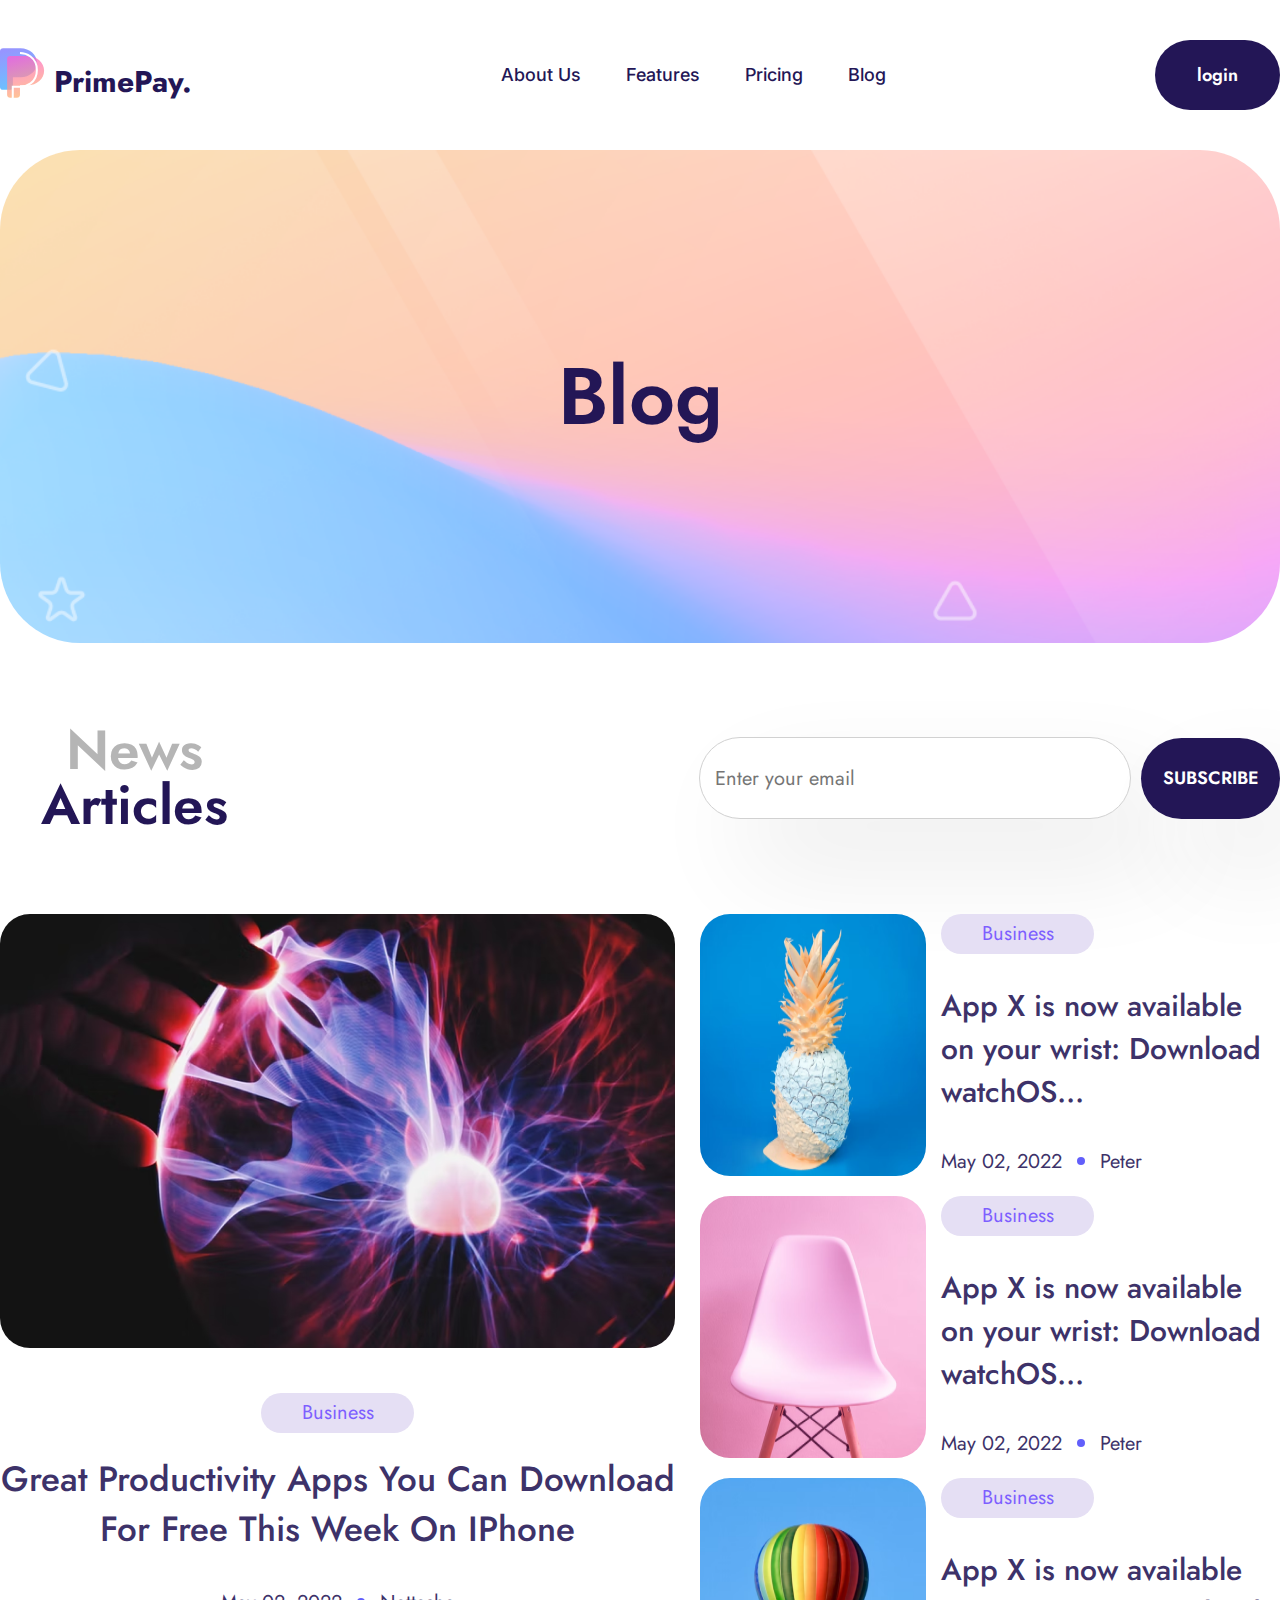
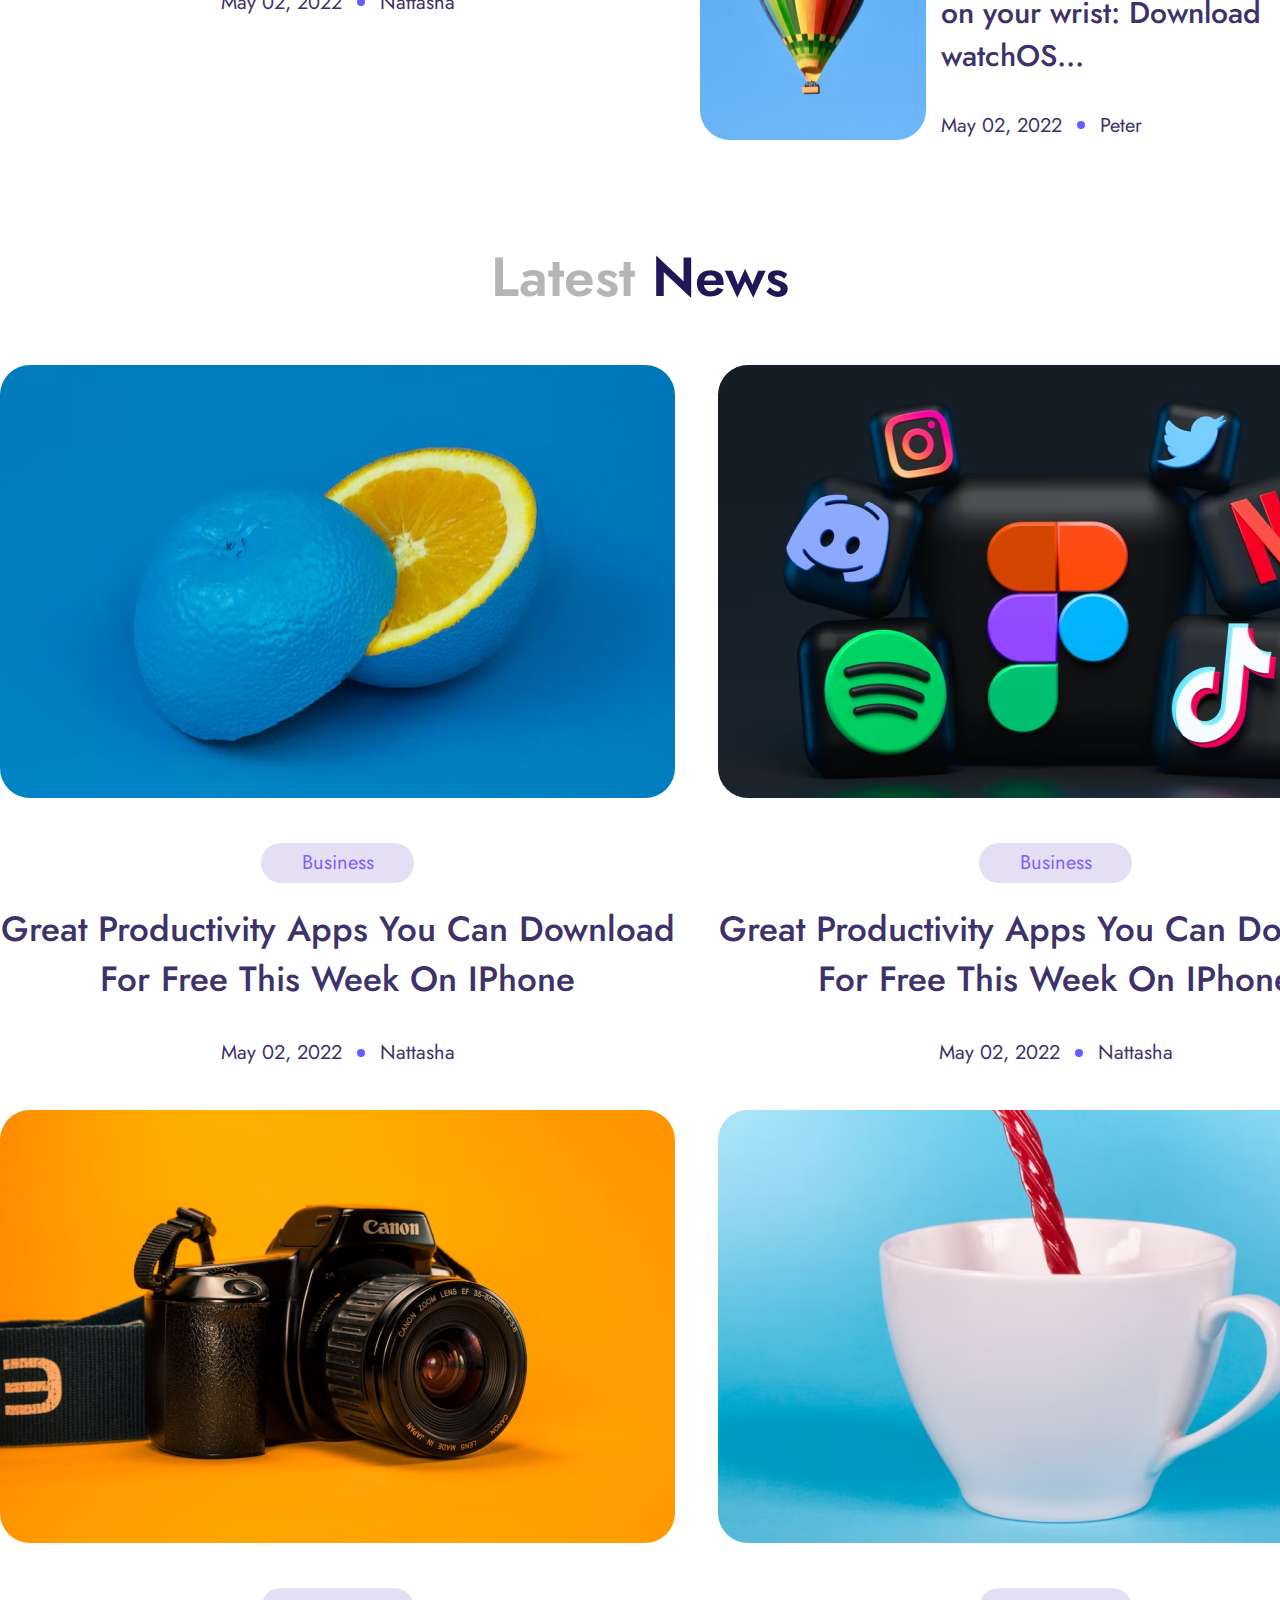
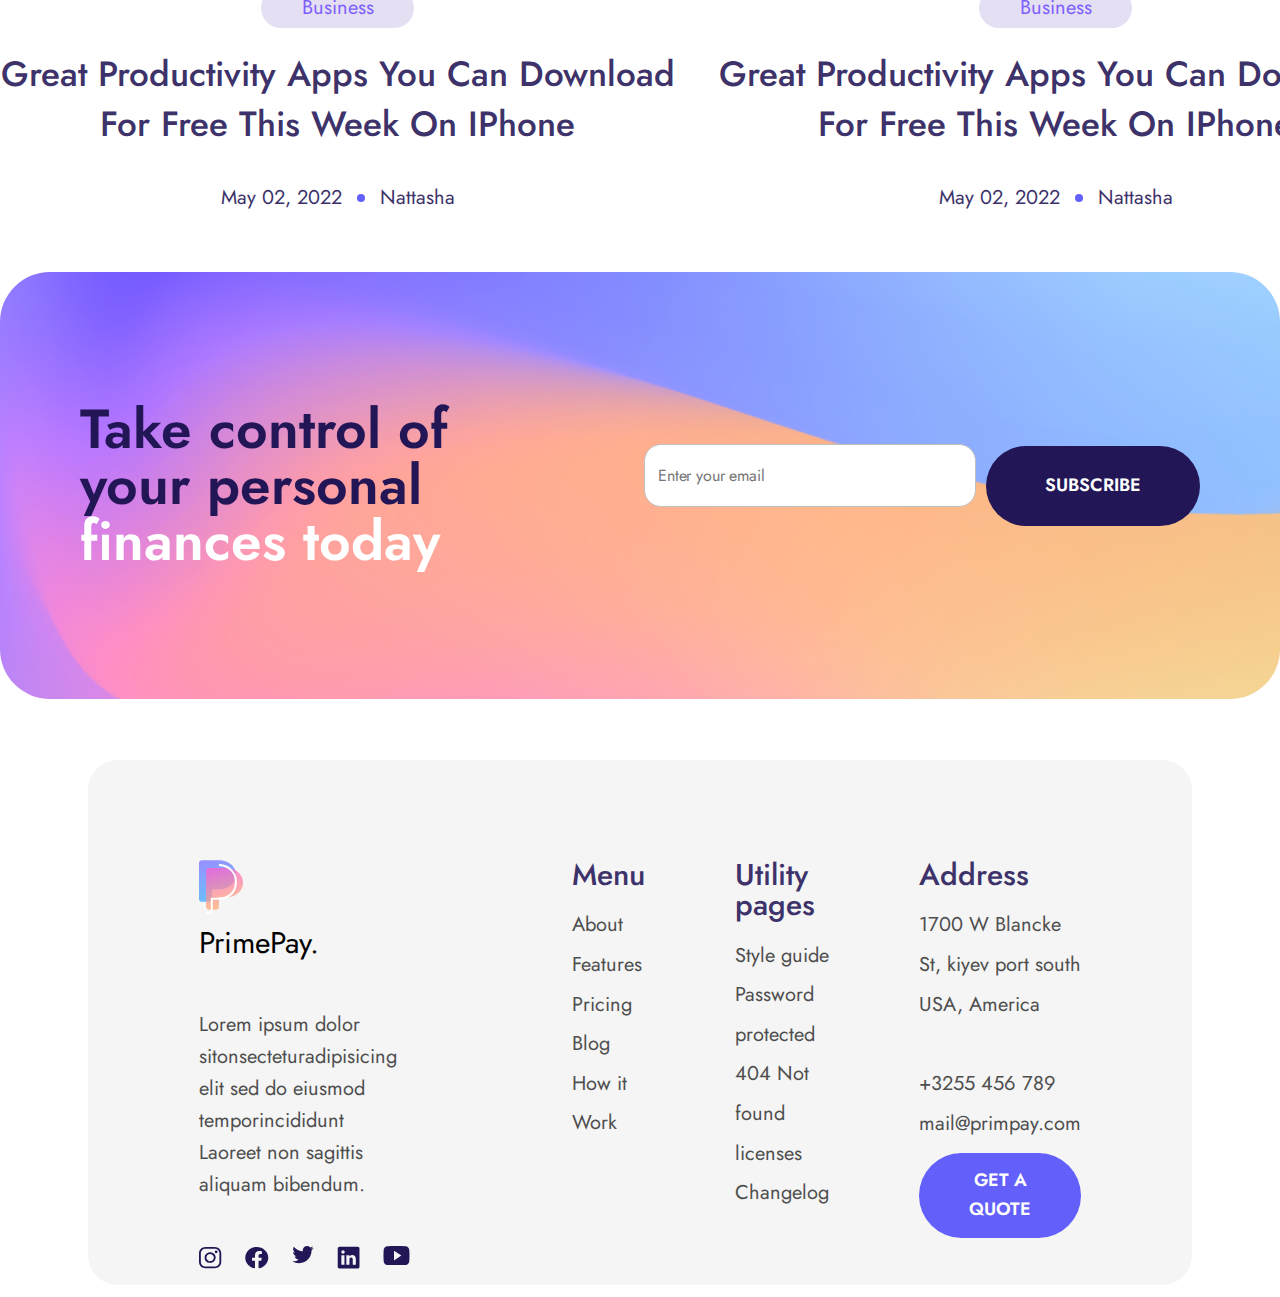
<file: blog.html>
<!DOCTYPE html>
<html lang="en">
<head>
    <meta charset="UTF-8">
    <title>Title</title>
    <link href="assert/css/styleguide.css" rel="stylesheet">
    <link href="assert/css/default.css" rel="stylesheet">
    <link href="assert/css/button.css" rel="stylesheet">
    <link href="assert/css/stylemobile.css" rel="stylesheet">
    <link href="https://fonts.googleapis.com/css2?family=Jost:ital,wght@0,200;0,300;0,400;0,600;1,500&family=Open+Sans&display=swap"
          rel="stylesheet">
    <link href="https://fonts.googleapis.com/css2?family=Inter:wght@200;300;400;500;600&family=Jost:ital,wght@0,200;0,300;0,400;0,600;1,500&family=Open+Sans&display=swap"
          rel="stylesheet">
</head>
<body>
<header-labs></header-labs>
<main>
    <div class="blog-logo margin_auto">
        <p class="blog-logo-text">Blog</p>
    </div>
    <div class="flex center">
        <div class="search-blog flex gap_430">
            <p class="search-blog-logo">News <span class="title1">Articles</span>
            </p>
            <div class="search-reg">
                <div class="search-container">
                    <input class="search-password" id="mess" name="username" placeholder="Enter your email" required
                           type="text">
                </div>
                <button class="search-button flex">Subscribe</button>

            </div>
        </div>
    </div>


    <div class="latest-news-block flex gap_25">
        <latest-news data="May 02, 2022" img="assert/img/latest-news1.png"
                     name="Nattasha" text="Great productivity apps you can download for free this week on iPhone"
                     work="Business"></latest-news>
        <div class="mini-latest-news-block flex column gap_20">
            <mini-latest-news data="May 02, 2022" img="assert/img/mini-latest-news1.png"
                              name="Peter" text="App X is now available on your wrist: Download watchOS..."
                              work="Business"></mini-latest-news>
            <mini-latest-news data="May 02, 2022" img="assert/img/mini-latest-news2.png"
                              name="Peter" text="App X is now available on your wrist: Download watchOS..."
                              work="Business"></mini-latest-news>
            <mini-latest-news data="May 02, 2022" img="assert/img/mini-latest-news3.png"
                              name="Peter" text="App X is now available on your wrist: Download watchOS..."
                              work="Business"></mini-latest-news>
        </div>
    </div>

    <p class="search-blog-logo">Latest <span class="title1">News</span>
    </p>
    <div class="latest-news-main">
        <latest-news data="May 02, 2022" img="assert/img/latest-news2.png"
                     name="Nattasha" text="Great productivity apps you can download for free this week on iPhone"
                     work="Business"></latest-news>
        <latest-news data="May 02, 2022" img="assert/img/latest-news3.png"
                     name="Nattasha" text="Great productivity apps you can download for free this week on iPhone"
                     work="Business"></latest-news>
        <latest-news data="May 02, 2022" img="assert/img/latest-news4.png"
                     name="Nattasha" text="Great productivity apps you can download for free this week on iPhone"
                     work="Business"></latest-news>
        <latest-news data="May 02, 2022" img="assert/img/latest-news5.png"
                     name="Nattasha" text="Great productivity apps you can download for free this week on iPhone"
                     work="Business"></latest-news>
    </div>
    <div class="btn-up btn-up_hide"></div>
</main>
<email-labs></email-labs>
<footer-labs></footer-labs>
<script src="./assert/js/index.js"></script>
<script src="./assert/js/up.js"></script>
<script src="./assert/js/email.js"></script>
<script src="./assert/js/header.js"></script>
<script src="./assert/js/footer.js"></script>
<script src="./assert/js/latest-news.js"></script>
<script src="./assert/js/mini-latest-news.js"></script>
</body>
</html>
</file>
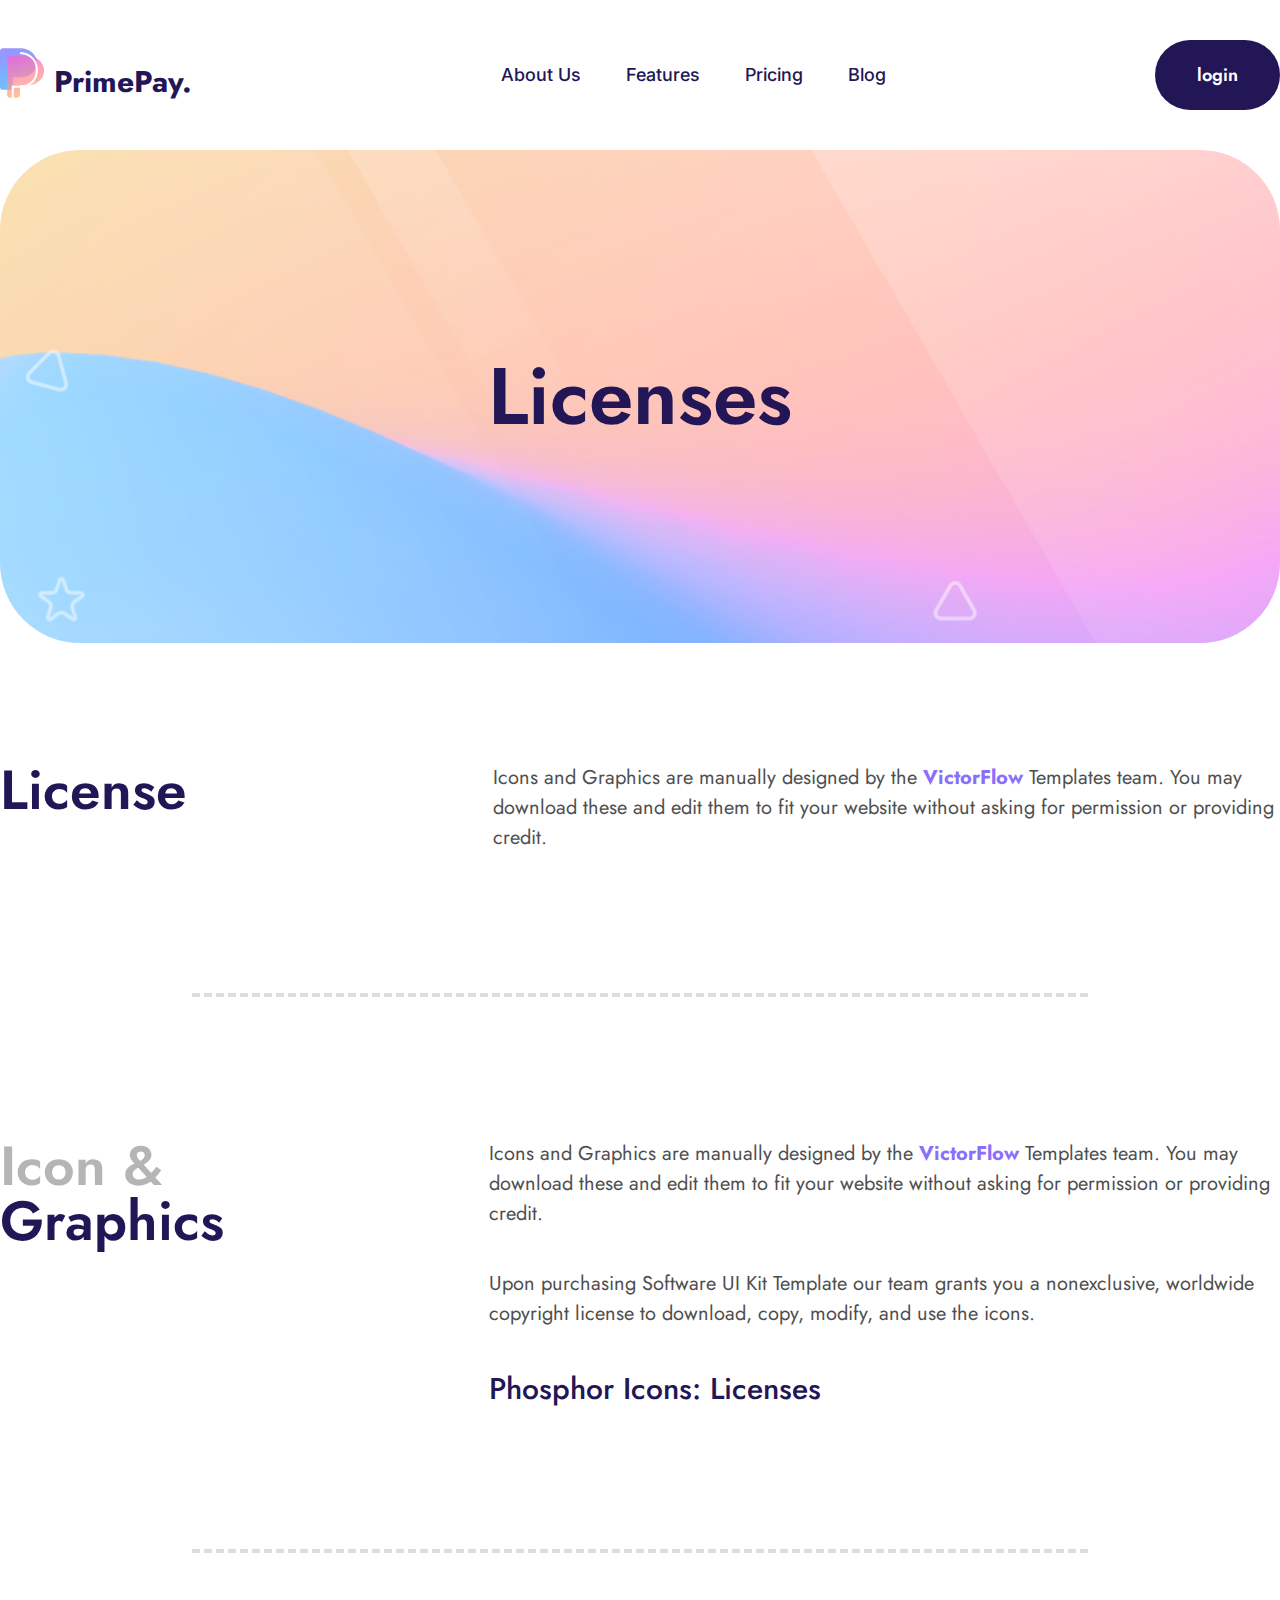
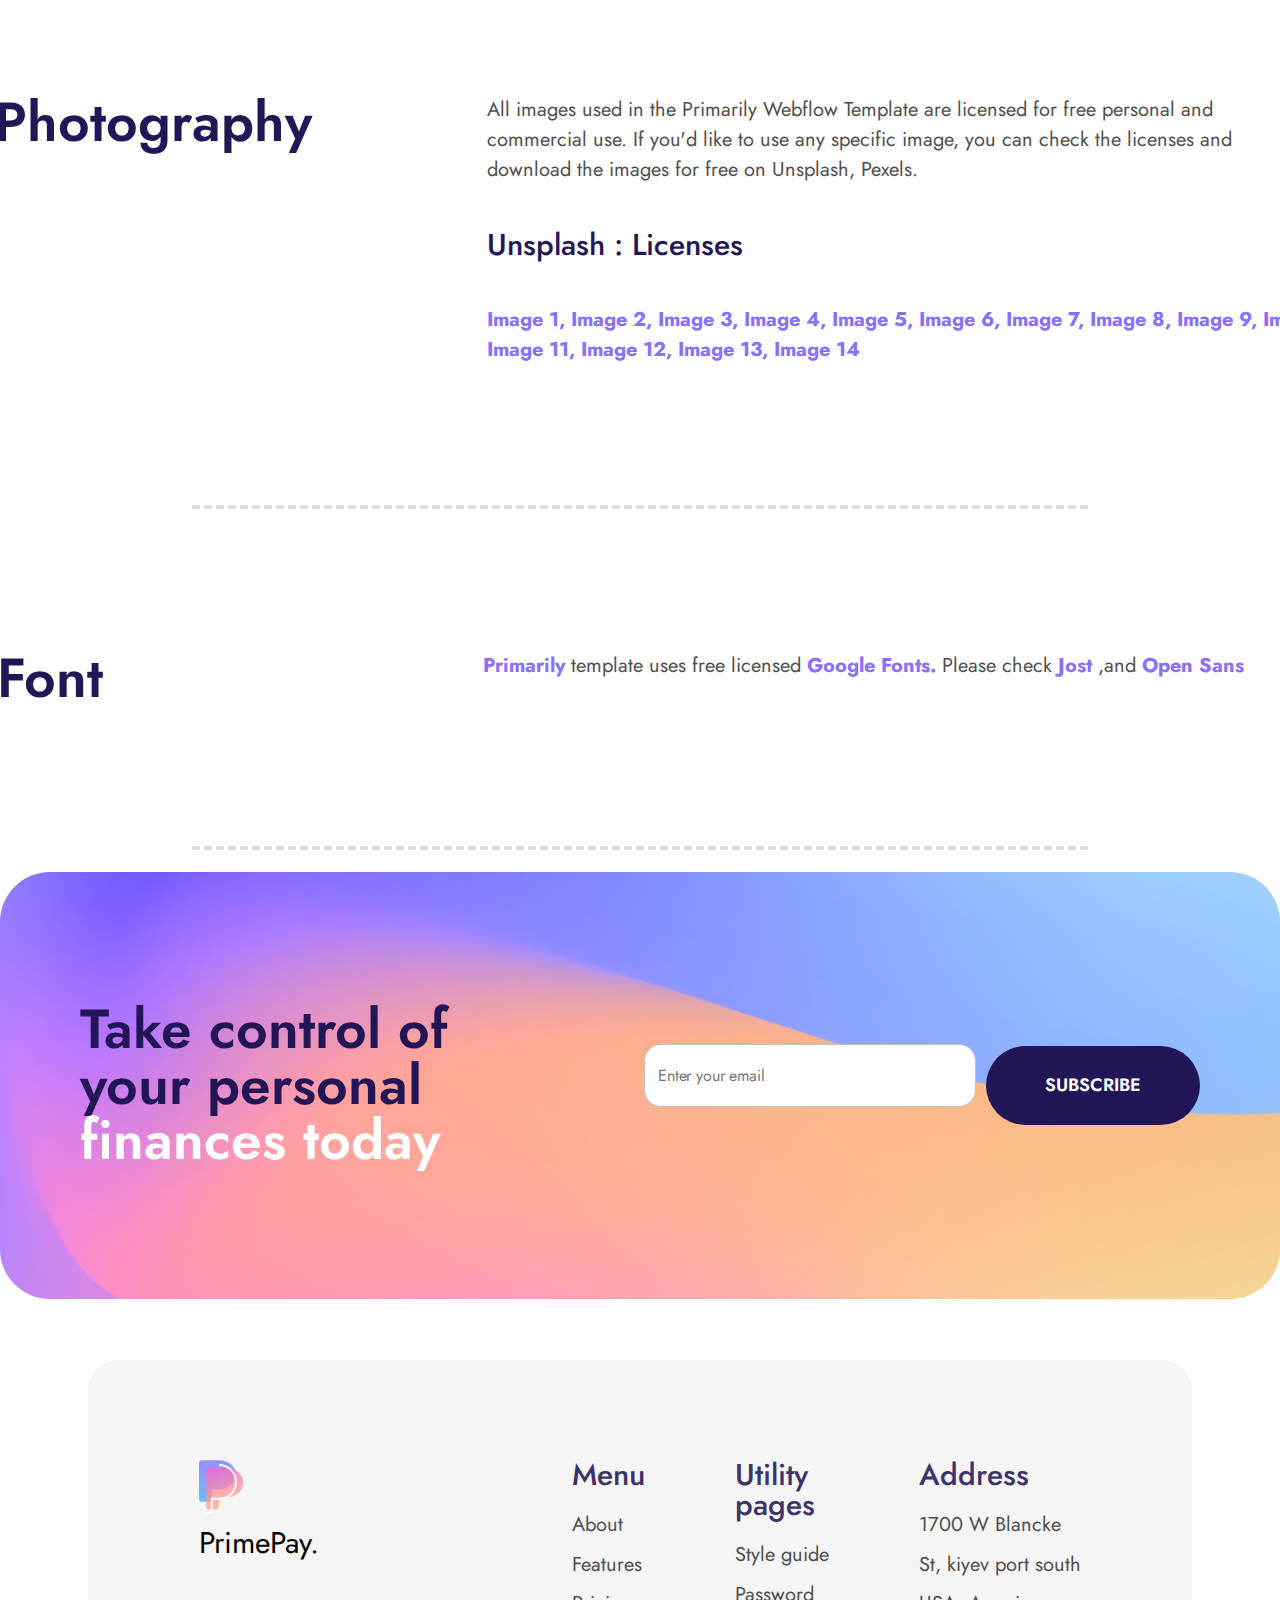
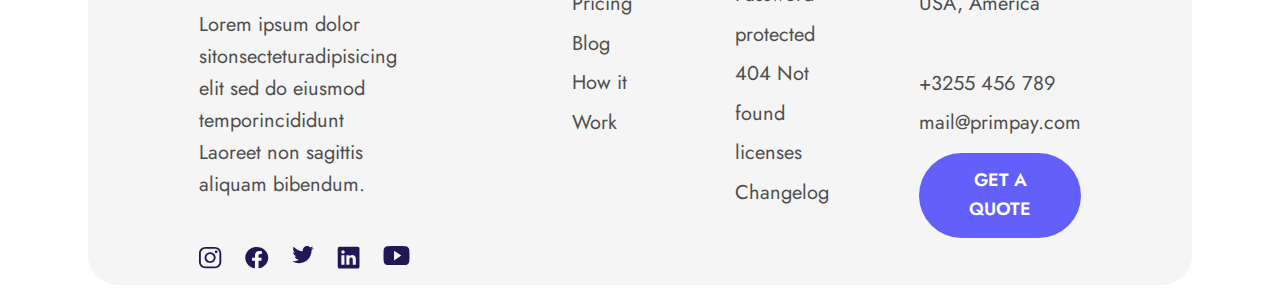
<file: licenses.html>
<!DOCTYPE html>
<html lang="en">
<head>
    <meta charset="UTF-8">
    <title>Title</title>
    <link href="assert/css/styleguide.css" rel="stylesheet">
    <link href="assert/css/default.css" rel="stylesheet">
    <link href="assert/css/button.css" rel="stylesheet">
    <link href="assert/css/stylemobile.css" rel="stylesheet">
    <link href="https://fonts.googleapis.com/css2?family=Jost:ital,wght@0,200;0,300;0,400;0,600;1,500&family=Open+Sans&display=swap"
          rel="stylesheet">
    <link href="https://fonts.googleapis.com/css2?family=Inter:wght@200;300;400;500;600&family=Jost:ital,wght@0,200;0,300;0,400;0,600;1,500&family=Open+Sans&display=swap"
          rel="stylesheet">
</head>
<body>
<header-labs></header-labs>
<main>
    <div class="blog-logo margin_auto">
        <p class="blog-logo-text">Licenses</p>
    </div>
    <div class="licenses-main">
        <div class="licenses">
            <p class="title1">License</p>
            <p class="license-title1-text">Icons and Graphics are manually designed by the <span
                    class="license-title1-text-span">VictorFlow</span> Templates team. You may download these and edit
                them to fit your website without asking for permission or providing credit.</p>
        </div>
        <div class="horizontal-line-links1 flex"></div>
        <div class="licenses1">
            <p class="title1"><span class="context-logo"> Icon &</span> Graphics</p>
            <div>
                <p class="license-title1-text empty-line">Icons and Graphics are manually designed by the <span
                        class="license-title1-text-span">VictorFlow</span> Templates team. You may download these and
                    edit
                    them to fit your website without asking for permission or providing credit.</p>
                <p class="license-title1-text empty-line">Upon purchasing Software UI Kit Template our team grants you a
                    nonexclusive, worldwide copyright license to download, copy, modify, and use the icons.</p>
                <p class="creat-acc-logo">Phosphor Icons: Licenses</p>
            </div>
        </div>
        <div class="horizontal-line-links1 flex"></div>
        <div class="licenses3">
            <p class="title1">Photography</p>
            <div>
                <p class="license-title1-text empty-line">All images used in the Primarily Webflow Template are licensed
                    for free personal and commercial use. If you'd like to use any specific image, you can check the
                    licenses and download the images for free on Unsplash, Pexels.</p>
                <p class="creat-acc-logo empty-line">Unsplash : Licenses</p>
                <p class="license-title1-text-span max-width_900">Image 1, Image 2, Image 3, Image 4, Image 5, Image 6, Image 7, Image 8, Image 9, Image 10, Image 11, Image 12, Image 13, Image 14</p>
            </div>
        </div>
        <div class="horizontal-line-links1 flex"></div>
        <div class="licenses2">
            <p class="title1">Font</p>
            <p class="license-title1-text"><span class="license-title1-text-span">Primarily</span> template uses free
                licensed <span class="license-title1-text-span">Google Fonts.</span> Please check <span
                        class="license-title1-text-span">Jost</span> ,and <span
                        class="license-title1-text-span">Open Sans</span></p>
        </div>
        <div class="horizontal-line-links1 flex"></div>
    </div>

    <div class="btn-up btn-up_hide"></div>
</main>

<email-labs></email-labs>
<footer-labs></footer-labs>


<script src="./assert/js/index.js"></script>
<script src="./assert/js/footer.js"></script>
<script src="./assert/js/email.js"></script>
<script src="./assert/js/latest-news.js"></script>
<script src="./assert/js/header.js"></script>
</body>
</html>
</file>
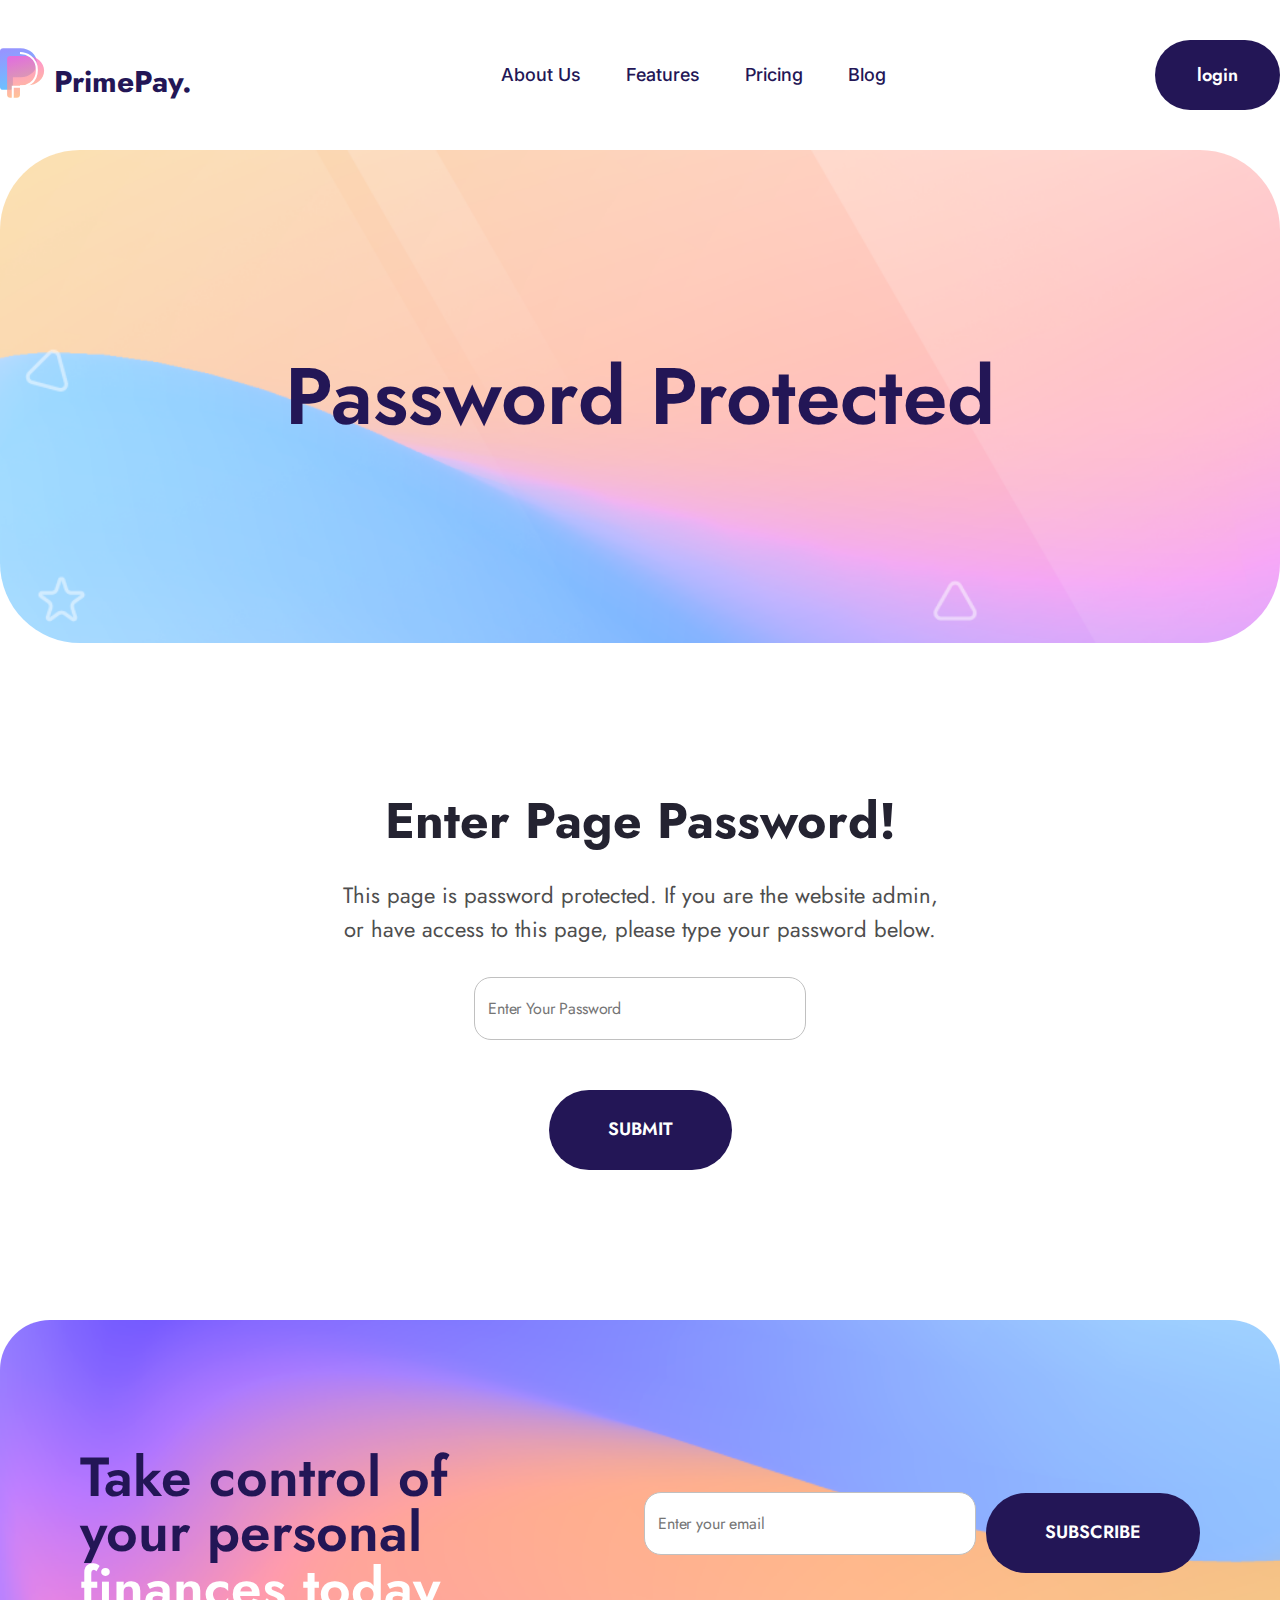
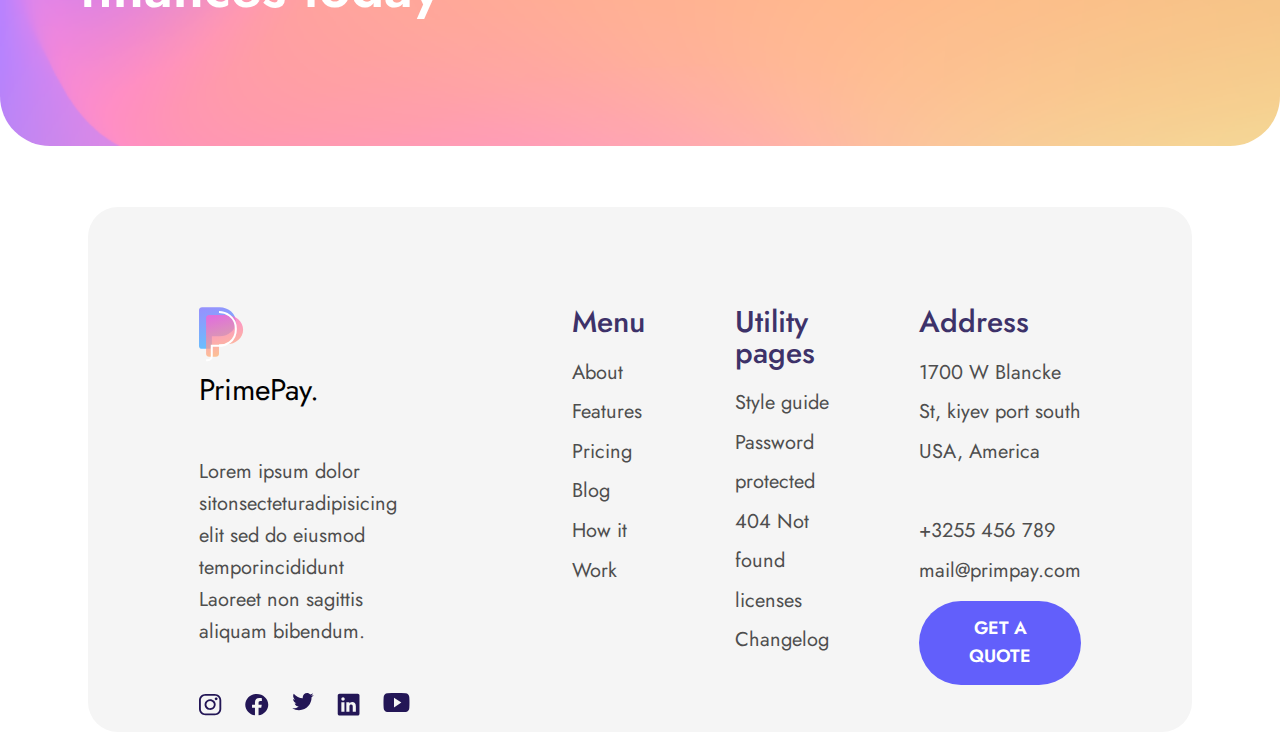
<file: protected.html>
<!DOCTYPE html>
<html lang="en">
<head>
    <meta charset="UTF-8">
    <title>Title</title>
    <link href="assert/css/styleguide.css" rel="stylesheet">
    <link href="assert/css/default.css" rel="stylesheet">
    <link href="assert/css/button.css" rel="stylesheet">
    <link href="assert/css/stylemobile.css" rel="stylesheet">
    <link href="https://fonts.googleapis.com/css2?family=Jost:ital,wght@0,200;0,300;0,400;0,600;1,500&family=Open+Sans&display=swap"
          rel="stylesheet">
    <link href="https://fonts.googleapis.com/css2?family=Inter:wght@200;300;400;500;600&family=Jost:ital,wght@0,200;0,300;0,400;0,600;1,500&family=Open+Sans&display=swap"
          rel="stylesheet">
</head>
<body>
<header-labs></header-labs>
<div class="navbar">
    <div class="menu-toggle text_xs" id="mobile-menu">
        ☰ MENU
    </div>
    <ul class="nav-list" id="nav-list">
        <li><a class="menu-label font-family_inter" href="#">About Us </a></li>
        <li><a class="menu-label font-family_inter" href="protected.html">Features</a>
        </li>
        <li><a class="menu-label font-family_inter" href="blog-single.html">Pricing</a></li>
        <li><a class="menu-label font-family_inter" href="blog.html">Blog</a></li>
    </ul>
    <p class="text_md text_bold color_primary">PrimePay.</p>
</div>
<main>
    <div class="blog-logo margin_auto">
        <p class="blog-logo-text">Password Protected</p>
    </div>
    <div class="protected">
        <p class="protected-logo">Enter Page Password!</p>
        <p class="protected-text">This page is password protected. If you are the website admin, or have access to this
            page, please type your password below.</p>
        <div class="registration-container">
            <input class="registration-password" id="password" name="password" placeholder="Enter Your Password" required
                   type="password">
        </div>
        <button class="email-button">SUBMIT</button>
    </div>
    <div class="btn-up btn-up_hide"></div>
</main>

<email-labs></email-labs>
<footer-labs></footer-labs>


<script src="./assert/js/index.js"></script>
<script src="./assert/js/footer.js"></script>
<script src="./assert/js/email.js"></script>
<script src="./assert/js/latest-news.js"></script>
<script src="./assert/js/header.js"></script>
</body>
</html>
</file>
<file: assert/css/styleguide.css>
body {
    margin: 0;
    padding: 0;
    width: 100%;
    max-width: 100%;
    overflow-x: hidden;
    display: flex;
    flex-direction: column;
    justify-content: center;
}

.header {
    justify-content: space-between;
    align-items: center;
    padding: 40px 0;
}

.logo {
    align-items: end;
}

.menu-label {
    color: var(--primary-color);
    font-size: 18px;
    font-weight: 500;
    line-height: 160%;
    padding: 10px;

}

.section-start {
    height: 800px;
    border-radius: 80px;
    text-align: center;
    background-image: url('../img/Background.png');
    background-size: cover;
    background-position: center;
    background-repeat: no-repeat;
    padding: 136px 0 0 0;
}

.section-start-title {
    font-size: 80px;
    line-height: 116.7%;
    max-width: 796px;
}

.section-start-info {
    padding: 33px 0;
    font-size: 25px;
    line-height: 160%;
}

.section-how-we-work {

    justify-content: center;
    background-color: var(--background-color);
    padding: 350px 0 162px 0;
    border-radius: 30px;
}

.section-how-we-work-card {
    width: 430px;
    text-align: center;
}

.section-how-we-work-card-title {
    font-size: 30px;
    font-weight: 500;
    line-height: 133.2%;
    padding: 32px 0 7px 0;
}

.section-how-we-work-card-info {
    font-size: 20px;
    font-weight: 400;
    line-height: 160%;
}

.phone-container-action {
    margin-top: 10px;
    grid-template-columns: repeat(2, 1fr);
    grid-template-rows: repeat(2, 1fr);
}

.phone-container-action-item {
    border-radius: 16px;
    background: #F3F3F3;
    align-items: center;
}

.phone-container-action-item_active {
    background-color: white;
}

.phone-container-action-item-icon {
    position: relative;
    width: 20px;
}

.phone-container-action-item-icon-wrap {
    width: 33px;
    aspect-ratio: 1 / 1;
    display: flex;
    align-items: center;
    justify-content: center;
    border-radius: 50%;
    background-color: #363636;
}

.phone-container-action-item-icon-wrap_active {
    background-color: #6C69FF;
}

.phone-container-action-item-label {
    color: #141414;
    font-size: 13px;
    font-weight: 500;
    line-height: 18px;
}

.phone-transfer-component {
    grid-template-columns: min-content 1fr min-content;
    align-items: center;
}

.phone-transfer-component-icon {
    height: 65px;
    aspect-ratio: 1/1;
    border-radius: 18px;
}

.phone-transfer-component-info-title {
    font-size: 18px;
    line-height: 35px;
}

.phone-transfer-component-info-label {
    color: #555;
    font-size: 15px;
    font-weight: 400;
    line-height: 26px;
    letter-spacing: -0.15px;
    white-space: nowrap;
}

.phone-transfer-component-price {
    color: #FF2323;
    font-size: 20px;
    font-weight: 500;
    line-height: 20px;
}

.telephone {
    box-sizing: border-box;
    padding: 140px 160px 140px 130px;
    margin-top: 551px;
    position: absolute;
    background-image: url('../img/telephone.png');
    width: 619px;
    height: 1102px;
}

.telephone-name {
    max-width: 110px;
}

.title {
    color: var(--secondary-color);

    font-size: 16px;
    font-style: normal;
    font-weight: 600;
    line-height: 21px;
}

.subtitle {
    color: #141414;

    font-size: 16px;
    font-style: normal;
    font-weight: 500;
    line-height: 21px;
}

.telephone-logo {
    display: flex;
    justify-content: space-between;


}

.telephone-logo-icon {
    display: flex;
    gap: 15px;
}

.balance {
    display: flex;
    justify-content: space-around;

    margin-top: 40px;
    gap: 120px;

}
.balance-name {
    color: #141414;
    font-size: 14px;
    font-style: normal;
    font-weight: 500;
    line-height: 23px;
}

.price {
    color: #141414;

    font-size: 19px;
    font-style: normal;
    font-weight: 600;
    line-height: 23px;
}


.acc-button {
    border-radius: 12px;
    background: #6C69FF;

    box-shadow: 0 9px 27px 0 rgba(175, 175, 175, 0.31);

    width: 111px;
    height: 37px;

    color: #FFF;
    text-align: center;

    font-size: 15px;
    font-style: normal;
    font-weight: 600;
    line-height: 0;
}

.card {
    margin-top: 36px;
    position: relative;


}

.card1 {
    width: 318px;
    height: 191px;
    bottom: 10px;

    transform: rotate(2.145deg);
    flex-shrink: 0;
    position: absolute;

    border-radius: 28px;
    background: #C4C4C4;
    opacity: 50%;
}

.card2 {
    width: 318px;
    height: 191px;
    bottom: 10px;

    transform: rotate(-3.281deg);
    flex-shrink: 0;
    position: absolute;

    border-radius: 28px;
    background: #C4C4C4;
}

.card-prime-pay {
    position: relative;
    width: 320px;
    height: 195px;

    border-radius: 28px;
    flex-shrink: 0;
    background: url('../img/Rectangle.png'), lightgray 50% / cover no-repeat;

}

.logo-card {
    display: flex;
    padding: 15px;
    gap: 120px;
}

.logo-card-active {
    display: flex;
    align-items: center;
    gap: 10px;
}

.money-dollar {

}

.logo-card-border {
    width: 33px;
    aspect-ratio: 1 / 1;
    display: flex;
    align-items: center;
    justify-content: center;
    border-radius: 6px;
    border: 1px solid #FFF;
}

.card-name {
    color: #FFF;

    font-size: 16px;
    font-style: normal;
    font-weight: 600;
    line-height: 32px;
    letter-spacing: 1px;
}

.check {
    color: #2C2C2C;

    font-size: 33px;
    font-style: normal;
    font-weight: 700;
    line-height: 32px;
}

.check-money {
    padding: 5px 15px;
}

.card-info {
    justify-content: center;
    align-items: center;
    display: flex;
    padding: 45px 0 25px 15px;
    gap: 95px;
}

.person {
    display: flex;
    justify-content: center;
    align-items: center;
    gap: 10px;
}

.card-holder {
    color: #FFF;

    font-size: 8px;
    font-style: normal;
    font-weight: 700;
    line-height: normal;
    text-transform: uppercase;
}

.name {
    color: #FFF;

    font-size: 11px;
    font-style: normal;
    font-weight: 700;
    line-height: normal;
    text-transform: uppercase;
}

.container {
    margin-top: 22px;
    width: 320px;
    aspect-ratio: 5 / 3;
    display: grid;
    grid-template-columns: repeat(2, 1fr);
    grid-template-rows: repeat(2, 1fr);
    gap: 8px;
}

.block2 {
    gap: 7px;
    display: flex;

    flex-direction: column;
    align-items: center;

    color: white;
    text-align: center;
    padding: 20px;
    border-radius: 16px;
    background: #F3F3F3;
    background-blend-mode: multiply;
}

.block1 {
    gap: 7px;

    display: flex;

    flex-direction: column;
    align-items: center;

    color: white;
    text-align: center;
    padding: 20px;
    border-radius: 16px;

    background-blend-mode: multiply;


    background: #FFF;
    box-shadow: 0 6px 18px 0 rgba(91, 50, 255, 0.06);
}

.container-info1 {
    width: 33px;
    aspect-ratio: 1 / 1;
    display: flex;
    align-items: center;
    justify-content: center;
    border-radius: 50%;
    background-color: #6C69FF;
}

.container-info2 {
    width: 33px;
    aspect-ratio: 1 / 1;
    display: flex;
    align-items: center;
    justify-content: center;
    border-radius: 50%;
    background-color: #363636;
}

.container-text {
    color: #141414;
    text-align: center;

    font-size: 13px;
    font-style: normal;
    font-weight: 500;
    line-height: 18px;
}

.history {
    margin-top: 24px;
    display: flex;
    gap: 213px;

}

.history-title {
    color: #141414;
    font-size: 17px;
    font-style: normal;
    font-weight: 600;
    line-height: 23px;
}

.history-side-label {
    display: flex;
    gap: 6px;
}

.history-side-label-text {
    color: #6C69FF;

    font-size: 13px;
    font-style: normal;
    font-weight: 700;
    line-height: 23px;
}

.transaction {
    margin-top: 18px;
}

.transaction-list {
    gap: 106px;
    display: flex;


    flex-shrink: 0;

    border-radius: 14px;
    background: linear-gradient(180deg, #EEE 0%, rgba(255, 255, 255, 0.00) 100%);
    background-blend-mode: multiply;
}

.transaction-list-info {
    display: flex;
    padding: 15px;
    gap: 10px;
}

.transaction-list-info-pay {
    color: #141414;


    font-size: 13px;
    font-style: normal;
    font-weight: 500;
    line-height: 18px;
}

.transaction-list-info-ico {
    width: 37px;
    aspect-ratio: 1 / 1;
    border-radius: 8px;
}

.transaction-list-info-name {
    color: #8F8F8F;


    font-size: 13px;
    font-style: normal;
    font-weight: 500;
    line-height: 18px;

}

.transaction-list-pay {
    align-items: end;
    display: flex;
    padding: 15px;

    flex-direction: column;
}

.transaction-list-pay-money {
    color: #141414;
    text-align: center;

    font-size: 13px;
    font-style: normal;
    font-weight: 600;
    line-height: 18px;
}

.transaction-list-pay-debited {
    color: #141414;
    text-align: center;

    font-size: 10px;
    font-style: normal;
    font-weight: 400;
    line-height: 18px;
}

.phone-menu {
    display: flex;
    padding: 15px;
    gap: 49px;
}

.phone-menu-icon {
    display: inline-block;
    position: relative;
}

.icon {
    transition: transform 0.2s ease-in-out;
}

.icon:hover {
    transform: translateY(-15px);
}

.money {
    position: absolute;
    left: 450px;
    bottom: 100px;
}

.money-card {
    position: absolute;
    right: 450px;
    bottom: 50px;
}

.money-card-message {
    position: absolute;
    left: 600px;
    bottom: -400px;
}

.info {
    border-radius: 30px;
    background: #F5F5F5;
    margin: 65px 87px;
    display: flex;
    gap: 150px;
    padding: 700px;
}

.creat-acc {
    display: flex;
    flex-direction: column;
    justify-content: center;
    align-items: center;
    margin: auto;

}

.creat-acc-logo {
    color: #231656;
    font-size: 30px;
    font-style: normal;
    font-weight: 500;
    line-height: 133.2%;
    text-transform: capitalize;
}

.creat-acc-text {
    color: #4E4E4E;
    text-align: center;
    font-size: 20px;
    font-style: normal;
    font-weight: 400;
    line-height: 160%;
    text-transform: capitalize;
    max-width: 400px;
}

.content {
    display: flex;
    justify-content: center;
    align-items: center;
}

.content-text {
    display: flex;
    flex-direction: column;
    gap: 30px;
    max-width: 600px;

}

.context-logo {
    color: #B5B5B5;

    font-size: 55px;
    font-style: normal;
    font-weight: 600;
    line-height: 101.2%;
}

.title1 {
    color: #231656;

    font-size: 55px;
    font-style: normal;
    font-weight: 600;
    line-height: 101.2%;
}

.content-info1 {
    color: #4E4E4E;
    font-size: 20px;
    font-style: normal;
    font-weight: 400;
    line-height: 160%; /* 32px */
    text-transform: capitalize;
}

.content-video {
    display: flex;
}
.content-video-text {
    display: flex;
    flex-direction: column;
    justify-content: center;
    max-width: 600px;
}

.content-video-logo {
    color: #231656;

    font-size: 20px;
    font-style: normal;
    font-weight: 700;
    line-height: 160%;
    text-transform: capitalize;
}

.content-video-go {
    gap: 7px;
    display: flex;
    align-items: center;

    color: #7D5FFF;

    font-size: 20px;
    font-style: normal;
    font-weight: 400;
    line-height: 160%;
    text-transform: capitalize;
}

.content-bg {
    display: flex;
    border-radius: 25px;
    position: relative;
    z-index: 0;
    justify-content: center;

}

.content-bg-fon {

    border-radius: 50px;
}

.telephone1 {
    box-sizing: border-box;
    position: absolute;
    background-image: url('../img/telephone.png');
    width: 619px;
    height: 1102px;
}

.telephone1-logo {
    color: #141414;
    text-align: center;
    padding-top: 125px;

    font-size: 22px;
    font-style: normal;
    font-weight: 600;
    line-height: 20px;
}

.schedule {
    padding-top: 41px;
    display: flex;
    justify-content: center;

}

.graph-bottom {
    position: relative;
}

.graph-top {
    padding-right: 60px;
    position: absolute;
}

.graph-arrow {
    position: absolute;
    padding-left: 30px;
    padding-top: 70px;

}

.text-schedule {
    padding-top: 14px;
    display: flex;
    flex-direction: column;
    gap: 5px;
}

.schedule-logo {
    color: #555;
    text-align: center;
    font-size: 15px;
    font-style: normal;
    font-weight: 400;
    line-height: 25px;
}

.schedule-money {
    color: #141414;
    text-align: center;
    font-size: 30px;
    font-style: normal;
    font-weight: 600;
    line-height: 25px;
}

.schedule-button {
    display: flex;
    justify-content: center;
    gap: 6px;
    padding-top: 29px;

}

.transfer {
    color: #FFF;
    text-align: center;

    font-size: 18px;
    font-style: normal;
    font-weight: 600;
    line-height: 0;

    width: 174px;
    height: 50px;

    border-radius: 13px;
    background: #7D5FFF;
    box-shadow: 0 10px 30px 0 rgba(41, 0, 204, 0.31);
}

.refund {
    color: #141414;
    text-align: center;

    width: 174px;
    height: 50px;

    font-size: 18px;
    font-style: normal;
    font-weight: 600;
    line-height: 0;

    border-radius: 13px;
    border: 1px solid #5B32FF;
}

.history1 {
    display: flex;
    justify-content: space-evenly;
    padding-top: 30px;
    gap: 40px;
}

.history-title1 {
    color: #141414;
    font-size: 20px;
    font-style: normal;
    font-weight: 500;
    line-height: 20px;
}

.history-side-label1 {
    display: flex;
    gap: 6px;
}

.history-side-label-text1 {
    color: #FF8C00;
    font-size: 14px;
    font-style: normal;
    font-weight: 700;
    line-height: 25px;
}

.last-tranfered {

}

.user1 {
    display: flex;
    justify-content: center;
    gap: 100px;
    margin-top: 34px;

}

.user-name {
    display: flex;
    flex-direction: column;


}

.user-name-logo {
    color: #141414;

    font-size: 18px;
    font-style: normal;
    font-weight: 700;
    line-height: 35px;
}

.user-name-pay {
    color: #555;

    font-size: 15px;
    font-style: normal;
    font-weight: 400;
    line-height: 26px;
    letter-spacing: -0.15px;
}

.user-price {
    color: #FF2323;
    font-size: 20px;
    font-style: normal;
    font-weight: 500;
    line-height: 20px;
    display: flex;
    align-items: center;
}

.user-info {
    display: flex;
    justify-content: center;
    align-items: center;
    gap: 16px;
}

.phone-menu1 {
    display: flex;
    padding: 80px;
    gap: 49px;
    justify-content: center;

}

.leveling {
    display: flex;
    justify-content: center;
}

.info-player {
    display: flex;
    margin-top: 80px;
    gap: 60px;
    padding-left: 66px;
    justify-content: left;
    align-items: center;
    border-radius: 30px;
    background: #F5F5F5;
    width: 1320px;
    height: 256px;
}

.info-player-number {
    display: flex;
    flex-direction: column;

}

.downloaded {
    color: #231656;

    font-size: 40px;
    font-style: normal;
    font-weight: 600;
    line-height: 101.2%;
}

.downloaded-info {
    color: #4E4E4E;
    font-size: 20px;
    font-style: normal;
    font-weight: 400;
    line-height: 160%;
    text-transform: capitalize;
}

.vl {
    width: 1px;
    height: 68px;
    background: #D8D8D8;


}

.answers {
    margin: 385px auto;
    display: flex;
    flex-direction: column;
    gap: 40px;
}

.answers-logo {
    color: #B5B5B5;
    text-align: center;
    font-size: 55px;
    font-style: normal;
    font-weight: 600;
    line-height: 101.2%;
}


.container1 {

    margin: 0 auto;
    display: grid;
    grid-template-columns: repeat(3, 1fr);
    grid-template-rows: repeat(2, 1fr);
    gap: 43px;
    padding: 20px;
    justify-items: center;
}

.container1-block {
    display: flex;
    flex-direction: column;
    padding: 45px;
    align-items: flex-start;
    border-radius: 30px;
    background: #F8F8F8;
    aspect-ratio: 1/1;
    justify-content: center;
    text-align: left;
    line-height: 150px;
}

.container1-block1-logo {
    color: #3D3269;
    font-style: normal;
    font-weight: 500;
    line-height: 101.2%;
}

.container1-block1-text {
    color: #4E4E4E;
    font-size: 20px;
    font-style: normal;
    font-weight: 400;
    line-height: 160%;
    max-width: 340px;
}

.container1-block-image {
    justify-content: center;
    align-items: center;
}

.container1-block-text {
    flex-direction: column;
    justify-content: center;
}

.circular-menu {
    flex-shrink: 0;
    border-radius: 30px;
    background: #EBEBEB;
    display: flex;
    flex-direction: column;
    align-items: center;
    justify-content: center;
    padding: 150px;
}

.circular-menu-item {
    background: #FFF;
    box-shadow: 0 12px 12px 0 rgba(176, 176, 176, 0.25);
    color: #424242;
    border-radius: 50%;
    width: 100px;
    height: 100px;
    text-align: center;
    line-height: 100px;
    margin: 10px;
    text-decoration: none;
    font-weight: bold;
    position: absolute;
    transition: background-color 0.3s ease;
    display: flex;
    justify-content: center;
    align-items: center;
}

.circular-menu-item:hover {
    background: #bfb9b9;
}

/* Positioning items around the central point */
.circular-menu-item:nth-child(1) {
    transform: translate(-50%, -50%) rotate(0deg) translate(100px) rotate(0deg);
}

.circular-menu-item:nth-child(2) {
    transform: translate(-50%, -50%) rotate(72deg) translate(100px) rotate(-72deg);
}

.circular-menu-item:nth-child(3) {
    transform: translate(-50%, -50%) rotate(144deg) translate(100px) rotate(-144deg);
}

.circular-menu-item:nth-child(4) {
    transform: translate(-50%, -50%) rotate(216deg) translate(100px) rotate(-216deg);
}

.circular-menu-item:nth-child(5) {
    transform: translate(-50%, -50%) rotate(288deg) translate(100px) rotate(-288deg);
}


.testimonial {
    background-image: url('../img/fon2.png');
    background-size: cover;
    background-position: center;
    background-repeat: no-repeat;
    border-radius: 40px;
    display: flex;
    flex-direction: column;
    justify-content: center;
    align-items: center;
    gap: 40px;
    padding: 130px;
    margin: 0 auto;
    max-width: 1467px;

}

.testimonial-text {
    color: #FFF;
    text-align: center;
    max-width: 700px;
    font-size: 55px;
    font-style: normal;
    font-weight: 600;
    line-height: 101.2%;
}

.comment {
    background-color: #ffffff;
    border-radius: 30px;
    padding: 70px 105px;
}

.comment-player {
    justify-content: space-between;
    align-items: center;
}

.comment-player-info {

    justify-content: center;
    align-items: center;


}

.comment-player-photo {
    border-radius: 50%;
}

.comment-player-name {
    color: #3D3269;

    font-weight: 500;
    line-height: 101.2%;
}

.comment-player-work {
    color: #625FFB;
    font-size: 20px;
    font-style: normal;
    font-weight: 400;
    line-height: 160%;
    text-transform: capitalize;
}

.comment-text {
    max-width: 700px;
    color: #4E4E4E;

    font-weight: 400;
    line-height: 160%;
}

.horizontal-line {
    height: 1px;
    background: #CCC;
    margin: 30px 0 30px 0;
}

.awards1 {
    display: flex;
    height: 285px;
    padding: 30px 170px;
    justify-content: center;
    align-items: center;
    gap: 120px;
    border-radius: 30px;
    background: #F3F3F3;
}

.awards-star-best {
    display: flex;
    flex-direction: column;
    align-items: center;
    justify-content: center;

}

.awards-img {
    position: absolute;

}

.awards-img1 {
    position: absolute;
}

.awards-img2 {
    position: relative;
}

.awards-text-position {
    position: absolute;
    display: flex;
    flex-direction: column;
    gap: 11px;
    margin-bottom: 53px;
}

.low-awards-star-img {
    aspect-ratio: 1/1;
    width: 39px;
    display: flex;
    justify-content: center;
    align-items: center;

}

.awards-img-position {
    display: flex;
    justify-content: center;
    align-items: center;
}

.low-awards-star-text {
    color: #303030;
    text-align: center;
    font-size: 21px;
    font-style: normal;
    font-weight: 700;
    line-height: 91.7%;
    text-transform: capitalize;
    position: absolute;
}

.awards2 {
    display: flex;
    flex-direction: column;
    justify-content: center;
    align-items: center;

}

.awards-text-logo {

    color: #231656;
    text-align: center;
    font-size: 38px;
    font-style: normal;
    font-weight: 700;
    line-height: 142.2%;
    text-transform: uppercase;
}

.awards-text-info {
    color: #231656;
    text-align: center;
    font-size: 11px;
    font-style: normal;
    font-weight: 600;
    line-height: 142.2%;
}

.awards-best {
    color: #231656;
    text-align: center;
    font-size: 17px;
    font-style: normal;
    font-weight: 700;
    line-height: 148.7%;
    text-transform: uppercase;
}

.awards-best-year {
    color: #231656;
    font-size: 11px;
    font-style: normal;
    font-weight: 600;
    line-height: 142.2%;
    text-transform: uppercase;
}

.horizontal-line-awards {
    width: 77px;
    height: 1px;
    background: #FF5940;
}

.awards-text {
    color: #303030;
    text-align: center;
    font-size: 18px;
    font-style: normal;
    font-weight: 600;
    line-height: 91.7%;
    text-transform: capitalize;

}

.awards-button {
    width: 163px;
    height: 46px;
    border-radius: 7px;
    background: #7D5FFF;
    color: #FFF;
    text-align: center;

    font-size: 27px;
    font-style: normal;
    font-weight: 600;
    line-height: 91.7%;
    text-transform: uppercase;
}

.awards-year {
    color: #303030;
    text-align: center;

    font-size: 25px;
    font-style: normal;
    font-weight: 700;
    line-height: 91.7%;
    text-transform: capitalize;
}

.awards-star1 {
    display: flex;
    height: 285px;
    padding: 38px 79px;
    justify-content: center;
    align-items: center;
}

.awards-rating1 {
    display: flex;
    flex-direction: column;
    align-items: center;
    padding: 40px 80px;

}

.rating {
    color: #231656;
    text-align: center;

    font-size: 80px;
    font-style: normal;
    font-weight: 600;
    line-height: 116.7%;
}

.for-phone {
    color: #231656;
    text-align: center;

    font-size: 25px;
    font-style: normal;
    font-weight: 600;
    line-height: 160%;
    text-transform: capitalize;
}

.registration {
    display: flex;
    flex-direction: column;
    justify-content: center;
    align-items: center;
    padding: 140px 0 10px 0;
}

.registration-logo {
    color: #8C8C8C;
    text-align: center;
    font-size: 55px;
    font-style: normal;
    font-weight: 600;
    line-height: 101.2%;
    max-width: 700px;
}

.registration-main {
    display: flex;

}

.telephone2 {
    box-sizing: border-box;
    padding: 120px;
    background-image: url('../img/telephone.png');
    width: 619px;
    height: 1102px;
}

.telephone2-header {
    display: flex;
    gap: 40px;
    justify-content: space-between;
    align-items: center;
    margin: 20px 30px 30px 5px;

}

.telephone2-logo {
    display: flex;
    flex-direction: column;
    justify-content: center;
    gap: 8px;
    align-items: center;
    margin-bottom: 20px;
}

.telephone2-logo-photo {
    aspect-ratio: 1/1;
    width: 94px;

}

.telephone2-logo-name {
    color: #141414;
    text-align: center;

    font-size: 22px;
    font-style: normal;
    font-weight: 600;
    line-height: 34px;
}

.telephone2-logo-text {
    color: #141414;
    text-align: center;
    max-width: 250px;
    font-size: 16px;
    font-style: normal;
    font-weight: 400;
    line-height: 26px;
    letter-spacing: -0.155px;
}

.registration-container {
    position: relative;
    margin-bottom: 20px;

}
.registration-container-email {
    position: relative;
    margin-bottom: 20px;

}

.registration-container label {
    position: absolute;
    top: 24px;
    left: 13px;
    transition: opacity 0.2s;
}
.registration-container-email label {
    position: absolute;
    top: 24px;
    left: 13px;
    transition: opacity 0.2s;
}

.registration-password {

    border-radius: 17px;
    border: 1px solid #C0C0C0;

    color: #141414;

    font-size: 15px;
    font-style: normal;
    font-weight: 400;
    line-height: 22px;
    letter-spacing: -0.155px;
}

.registration-container input {
    padding: 13px;
    font-size: 16px;
    width: 304px;
    height: 35px;

}
.registration-container-email input {
    padding: 13px;
    font-size: 16px;
    width: 304px;
    height: 35px;

}


.registration-container input:focus + label {
    opacity: 0;

}
.registration-container-email input:focus + label {
    opacity: 0;

}


.checkbox-text {
    color: #141414;

    font-size: 15px;
    font-style: normal;
    font-weight: 400;
    line-height: 22px;
    letter-spacing: -0.146px;
    max-width: 230px;
}

.title2 {
    color: #FF8C00;

    font-size: 15px;
    font-style: normal;
    font-weight: 400;
    line-height: 22px;
    letter-spacing: -0.146px;
}

.check-mark {
    display: flex;
    gap: 10px;
    margin-top: 10px;
}

.registration-button {
    margin-top: 32px;
    margin-bottom: 18px;
    width: 334px;
    height: 51px;
    flex-shrink: 0;

    border-radius: 13px;
    background: #7D5FFF;
    box-shadow: 0 10px 30px 0 rgba(41, 0, 204, 0.31);

    color: #FFF;
    text-align: center;

    font-size: 15px;
    font-style: normal;
    font-weight: 600;
    line-height: 0;
}

.registration-position {
    display: flex;
    flex-direction: column;
    justify-content: center;
    align-items: center;
}

.registration-acc {
    color: #555;
    text-align: center;

    font-size: 15px;
    font-style: normal;
    font-weight: 400;
    line-height: 22px;
    letter-spacing: -0.155px;
}

.title3 {
    color: #FF8C00;
    font-size: 15px;
    font-style: normal;
    font-weight: 700;
    line-height: 22px;
    letter-spacing: -0.155px;
    text-decoration-line: underline;
}

.registration-prime {
    display: flex;
    align-items: center;
    justify-content: center;
    margin-bottom: 26px;
}

.registration-acc1 {
    color: #555;


    font-size: 15px;
    font-style: normal;
    font-weight: 400;
    line-height: 22px;
    letter-spacing: -0.155px;
}

.registration-acc1-text {
    display: flex;
    align-items: center;
    justify-content: center;
}

.code-input-container {
    display: flex;
}

.code-input {
    aspect-ratio: 1/1;
    border-radius: 18px;
    border: 1px solid #C0C0C0;
    width: 60px;
    margin-right: 10px;
    text-align: center;
    margin-bottom: 20px;

}

.registration-footer {
    display: flex;
    justify-content: space-around;
    align-items: center;
    width: 100%;
    max-width: 2450px;
    margin-bottom: 90px;
}

.registration-footer-text {
    color: #4E4E4E;
    font-size: 20px;
    font-style: normal;
    font-weight: 400;
    line-height: 160%;
    text-transform: capitalize;
    max-width: 600px;
}

.label {
    display: inline-flex;
    align-items: center;
    cursor: pointer;
    color: #394a56;
}

.label-text {
    margin-left: 16px;
}

.toggle {
    isolation: isolate;
    position: relative;
    height: 60px;
    width: 200px;
    border-radius: 40px;
    overflow: hidden;
    box-shadow: -8px -4px 8px 0 #fff, 8px 4px 12px 0 #d1d9e6, 4px 4px 4px 0 #d1d9e6 inset, -4px -4px 4px 0 #fff inset;
}

.toggle-state {
    display: none;
}

.indicator {
    height: 100%;
    width: 200%;
    background: #a8adb4;
    border-radius: 40px;
    transform: translate3d(-75%, 0, 0);
    transition: transform .4s cubic-bezier(.85, .05, .18, 1.35);
    box-shadow: -8px -4px 8px 0 #fff, 8px 4px 12px 0 #d1d9e6;
}

.toggle-state:checked ~ .indicator {
    transform: translate3d(25%, 0, 0);
}

.creat-card-main {
    background-color: #303030;
    padding: 145px 260px;
    display: flex;
    justify-content: space-around;
    align-items: center;
}

.creat-card-info {
    display: flex;
    flex-direction: column;
    gap: 26px;

}

.creat-card-info-logo {
    color: #8C8C8C;
    max-width: 500px;
    font-size: 55px;
    font-style: normal;
    font-weight: 600;
    line-height: 101.2%;
}

.creat-card-logo-name {
    color: #FFF;
    font-size: 55px;
    font-style: normal;
    font-weight: 600;
    line-height: 101.2%;
}

.creat-card-logo-text {

    max-width: 520px;
    color: #FFF;
    font-size: 20px;
    font-style: normal;
    font-weight: 400;
    line-height: 160%;
    text-transform: capitalize;
}

.card-info-like {
    display: grid;
    grid-template-columns: repeat(2, 1fr);
    grid-gap: 3px;
    width: 521px;
}

.card-info-like-text {
    display: flex;
    gap: 7px;
    color: #FFF;
    font-size: 20px;
    font-style: normal;
    font-weight: 400;
    line-height: 249.5%;
    text-transform: capitalize;
}

.card-prime-pay1 {
    position: relative;
    border-radius: 28px;
    flex-shrink: 0;
    background: url('../img/card-balance.png'), lightgray 50% / cover no-repeat;
    z-index: 1;
}

.card-name1 {
    color: #FFF;
    font-size: 31px;
    font-style: normal;
    font-weight: 600;
    line-height: 60px;
    letter-spacing: 2px;
}

.check-money1 {
    color: #2C2C2C;
    padding-left: 15px;
    font-size: 62px;
    font-style: normal;
    font-weight: 700;
    line-height: 60px;
}

.name1 {
    color: #FFF;
    font-size: 21px;
    font-style: normal;
    font-weight: 700;
    line-height: normal;
    text-transform: uppercase;
}

.card-holder1 {
    color: #FFF;

    font-size: 12px;
    font-style: normal;
    font-weight: 700;
    line-height: normal;
    text-transform: uppercase;
}

.logo-card-border1 {

    width: 50px;
    aspect-ratio: 1 / 1;
    display: flex;
    align-items: center;
    justify-content: center;
    border-radius: 6px;
    border: 1px solid #FFF;

}

.money-dollar1 {
    width: 25px;
}

.card-prime-pay2 {
    position: absolute;
    left: 70px;
    top: 70px;
    z-index: 12314;
    border-radius: 28px;
    flex-shrink: 0;
    background: url('../img/card-balance1.png'), lightgray 50% / cover no-repeat;
}

.card-chip {
    width: 45px;
    height: 60px;
}

.card-info-balance {
    position: relative;
}

.pricing {
    padding: 150px;
    display: flex;
    flex-direction: column;
    align-items: center;
    gap: 55px;
}

.pricing-logo {
    color: #B5B5B5;
    text-align: center;
    font-size: 55px;
    font-style: normal;
    font-weight: 600;
    line-height: 101.2%;
    max-width: 700px;

}

.choice-pricing {
    display: flex;
    gap: 45px;
    flex-shrink: 0;

}

.mode {
    display: flex;
    flex-direction: column;
    gap: 20px;
    width: 360px;
    padding: 40px 40px;
    border-radius: 30px;
    background: #F2F2F2;
}

.mode-logo {
    display: flex;
    justify-content: space-between;
    background-image: url('../img/mode-bg.png');
    width: 348px;
    height: 147px;
    flex-shrink: 0;
    border-radius: 15px;

}

.mode-logo1 {
    display: flex;
    justify-content: space-between;
    background-image: url('../img/mode-bg2.png');
    width: 348px;
    height: 147px;
    flex-shrink: 0;
    border-radius: 15px;

}


.mode-logo-text {
    margin-left: 30px;
    display: flex;
    align-items: center;
    color: #3D3269;
    font-size: 50px;
    font-style: normal;
    font-weight: 700;
    line-height: 101.2%;
}

.mode-logo-text2 {
    margin-left: 30px;
    display: flex;
    align-items: center;
    color: #FFF;
    font-size: 50px;
    font-style: normal;
    font-weight: 700;
    line-height: 101.2%;

}

.mode-price {
    display: flex;
    align-items: center;
    justify-content: space-between;
}

.mode-cost {

    color: #3D3269;

    font-size: 35px;
    font-style: normal;
    font-weight: 500;
    line-height: 101.2%;
}


.mode-term {
    color: #3D3269;
    font-size: 20px;
    font-style: normal;
    font-weight: 500;
    line-height: 101.2%;
}

.mode-catalog {
    display: flex;
    flex-direction: column;
    padding: 8px 74px 8px 36px;
    align-items: flex-start;
    gap: 10px;
    border-radius: 15px;
    background: #ffffff;
}

.mode-catalog-text {
    color: #4E4E4E;
    font-size: 20px;
    font-style: normal;
    font-weight: 400;
    line-height: 263%;
}

.mode-pricing-button {
    display: flex;
    padding: 25px 111px 26px 111px;
    justify-content: center;
    align-items: center;
    gap: 10px;
    border-radius: 72px;
    background: #D7D7D7;
    color: #231656;
    font-size: 18px;
    font-style: normal;
    font-weight: 600;
    line-height: 160%;
    text-transform: uppercase;
}

.mode-pricing-button2 {
    display: flex;
    padding: 25px 111px 26px 111px;
    justify-content: center;
    align-items: center;
    gap: 10px;
    border-radius: 72px;
    background: #231656;

    font-size: 18px;
    font-style: normal;
    font-weight: 600;
    line-height: 160%;
    text-transform: uppercase;
    color: #FFF;
}

.tic {
    display: flex;
    flex-direction: column;

}

.email {
    background-image: url('../img/email-bg.png');
    background-size: cover;
    background-repeat: no-repeat;
    display: flex;
    justify-content: center;
    align-items: center;
    padding: 130px 80px;
    gap: 100px;
    margin: 0 auto;
    border-radius: 50px;
    max-width: 1200px;
}

.email-text-logo {
    color: #231656;
    font-size: 55px;
    font-style: normal;
    font-weight: 600;
    line-height: 101.2%;
    max-width: 600px;
}

.email-reg {
    display: flex;
    gap: 10px;
    justify-content: center;
    align-items: center;
}
.registration-email{

}
.email-button {
    display: flex;
    padding: 25px 59px 26px 59px;
    justify-content: center;
    align-items: center;
    gap: 10px;
    border-radius: 72px;
    background: #231656;
    color: #FFF;
    font-size: 18px;
    font-style: normal;
    font-weight: 600;
    line-height: 160%;
    text-transform: uppercase;
}

.footer {
    margin: 61px 88px 12px 88px;
    justify-content: center;
    display: flex;
    padding: 100px 174px 10px 174px;
    align-items: flex-start;
    gap: 81px;
    border-radius: 30px;
    background: #F5F5F5;
}

.footer-logo-text {
    margin: 45px 0 45px 0;
    color: #4E4E4E;
    font-size: 20px;
    font-style: normal;
    font-weight: 400;
    line-height: 160%;
    max-width: 445px;
}

.links {
    display: flex;
    gap: 23px;
}

.footer-line {
    width: 1px;
    height: 253px;
    background: #c4c4c4;
}

.footer-menu {
    display: flex;
    gap: 90px;
}

.footer-menu-1 {
    display: flex;
    flex-direction: column;

}

.footer-menu-logo {
    color: #3D3269;
    font-size: 30px;
    font-style: normal;
    font-weight: 500;
    line-height: 101.2%;
    margin-bottom: 15px;
}

.footer-menu-text {
    color: #4E4E4E;
    font-size: 20px;
    font-style: normal;
    font-weight: 400;
    line-height: 198.5%;
    max-width: 230px;
}

.footer-button {
    display: flex;
    padding: 13px 29px 14px 29px;
    justify-content: center;
    align-items: center;
    margin-top: 10px;
    border-radius: 72px;
    background: #625FFB;
    color: #FFF;
    font-size: 18px;
    font-style: normal;
    font-weight: 600;
    line-height: 160%;
    text-transform: uppercase;
}

.empty-line {
    margin-bottom: 40px;
}

/**
*blog
**/
.search-blog {
    margin: 80px 0;
    align-items: center;
    justify-content: space-evenly;
}

.search-blog-logo {
    text-align: center;
    color: #B5B5B5;
    font-size: 55px;
    font-style: normal;
    font-weight: 600;
    line-height: 101.2%;
}

.search-reg {
    display: flex;
    gap: 10px;
    justify-content: center;
    align-items: center;
}

.search-container {

}

.search-password {
    padding: 15px;
    font-size: 20px;
    width: 400px;
    height: 50px;
    flex-shrink: 0;
    border-radius: 77px;
    border: 1px solid #D1D1D1;
    background: #FFF;
    box-shadow: 40px 48px 105px 0 #EBEBEB;

}

.search-button {
    width: 139px;
    padding: 26px 32px 26px 32px;
    justify-content: center;
    align-items: center;
    gap: 10px;
    flex-shrink: 0;
    border-radius: 82px;
    background: #231656;
    box-shadow: 40px 48px 105px 0 #EBEBEB;
    color: #FFF;
    font-size: 18px;
    font-style: normal;
    font-weight: 600;
    line-height: 160%;
    text-transform: uppercase;

}

.latest-news {
    display: flex;
    flex-direction: column;
    align-items: center;
    justify-content: center;
    max-width: 700px;
}

.latest-news1 {
    display: flex;
    flex-direction: column;
    align-items: center;
    justify-content: center;
}

.work {
    display: flex;
    padding: 4px 17px;
    justify-content: center;
    align-items: center;
    gap: 10px;
    width: 119px;
    border-radius: 100px;
    background: #E5DFF4;
}

.work-text {
    color: #7D5FFF;
    font-size: 20px;
    font-style: normal;
    font-weight: 400;
    line-height: 160%;
}

.latest-news-text {
    margin-top: 21px;
    color: #3D3269;
    text-align: center;
    font-size: 35px;
    font-style: normal;
    font-weight: 500;
    line-height: normal;
    text-transform: capitalize;
    max-width: 700px;
}

.latest-news-footer {
    margin-top: 34px;
    display: flex;
    align-items: center;

}

.latest-news-data {
    color: #3D3269;
    text-align: center;
    font-size: 20px;
    font-style: normal;
    font-weight: 400;
    line-height: normal;
}

.latest-news-dot {
    width: 8px;
    height: 8px;
    flex-shrink: 0;
    border-radius: 50%;
    background-color: #625FFB;
}

.latest-news-name {
    color: #3D3269;
    text-align: center;
    font-size: 20px;
    font-style: normal;
    font-weight: 400;
    line-height: normal;
}

.mini-latest-news-text {
    color: #3D3269;
    font-size: 30px;
    font-style: normal;
    font-weight: 500;
    line-height: normal;
    max-width: 419px;
}

.latest-news-block {
    justify-content: center;
    margin-bottom: 110px;

}

.mini-latest-news {
    display: flex;

}

.blog-logo {

    border-radius: 80px;
    max-width: 1747px;
    padding: 200px 0;
    text-align: center;
    background-image: url('../img/blog-back.png');
    background-size: cover;
    background-position: center;
    background-repeat: no-repeat;
}

.blog-logo-text {
    color: #231656;

    text-align: center;
    font-size: 80px;
    font-style: normal;
    font-weight: 600;
    line-height: 116.7%;
}

.latest-news-main {
    max-width: 1360px;
    margin: 60px auto;
    display: grid;
    grid-template-columns: repeat(2, 1fr);
    grid-template-rows: repeat(2, 1fr);
    gap: 43px;

}


/**
*blog-single
**/

.latest-news-main1 {
    max-width: 1360px;
    margin: 60px auto;
    display: flex;
    gap: 43px;

}

.latest-news-text1 {
    color: #3D3269;
    text-align: center;
    font-size: 55px;
    font-style: normal;
    font-weight: 500;
    line-height: 123%;
    max-width: 1000px;
}

.latest-news1 {
    display: flex;
    flex-direction: column;
    align-items: center;
    justify-content: center;
    margin-bottom: 80px;
}

.horizontal-line-links {
    margin: 20px 0;
    padding: 0;
    height: 2px;
    border: none;
    border-top: 4px dashed #ddd;
}

.horizontal-line-links1 {
    width: 70%;
    margin: 20px 0;
    padding: 0;
    height: 2px;
    border: none;
    border-top: 4px dashed #ddd;
}

.links-text {
    margin-top: 15px;
    color: #4E4E4E;
    text-align: justify;
    font-size: 20px;
    font-style: normal;
    font-weight: 400;
    line-height: 150.5%;
    width: 900px;
}

.links-logo {
    padding: 40px;
    width: 900px;
    text-align: start;
    color: #231656;
    font-size: 45px;
    font-style: normal;
    font-weight: 600;
    line-height: 110%;
}

.links-text-list {
    color: #4E4E4E;
    font-size: 18px;
    font-style: normal;
    font-weight: 400;
    line-height: 288.5%;
    text-transform: capitalize;
}

.speech {
    width: 32px;
    height: 238px;
    flex-shrink: 0;
    background: #8A6FFD;
}

.speech-text {
    color: #4E4E4E;
    font-size: 25px;
    font-style: normal;
    font-weight: 400;
    line-height: 160%;
}

.link-commit {
    display: flex;
    width: 900px;
    padding: 47px 52px;
    flex-direction: column;
    align-items: flex-start;
    gap: 10px;
    border-radius: 30px;
    background: #F5F5F5;
}

.horizontal-line-links-text {
    width: 700px;
    height: 2px;
    background: #CCC;
}

.licenses {
    display: flex;
    justify-content: center;
    gap: 306px;
    margin: 120px 0;
}

.license-title1-text {
    color: #4E4E4E;
    font-size: 20px;
    font-style: normal;
    font-weight: 400;
    line-height: 150.5%;
    max-width: 800px;
}

.license-title1-text-span {
    color: #8A6FFD;
    font-size: 20px;
    font-style: normal;
    font-weight: 700;
    line-height: 150.5%;
}

.licenses1 {
    display: flex;
    justify-content: center;
    gap: 89px;
    margin: 120px 0;
}

.licenses2 {
    width: 1400px;
    display: flex;
    justify-content: center;
    gap: 380px;
    margin: 120px 40px 120px 0;
}

.licenses3 {
    width: 1400px;
    display: flex;
    justify-content: center;

    gap: 175px;
    margin: 120px 0 120px 100px;
}

.licenses-main {
    display: flex;
    flex-direction: column;
    justify-content: center;
    align-items: center;
}

.protected {

    display: flex;
    flex-direction: column;
    justify-content: center;
    align-items: center;
    gap: 30px;
    margin: 150px auto;
}

.protected-logo {
    color: #242331;

    text-align: center;
    font-size: 50px;
    font-style: normal;
    font-weight: 700;
    line-height: 110%;
}

.protected-text {
    color: #4E4E4E;
    max-width: 621px;
    text-align: center;
    font-size: 22px;
    font-style: normal;
    font-weight: 400;
    line-height: 157.4%;
}

.main-404 {
    display: flex;
    flex-direction: column;
    justify-content: center;
    align-items: center;
    gap: 30px;
    margin: 150px auto;
}

.logo-404 {
    color: #231656;

    text-align: center;
    font-size: 360px;
    font-style: normal;
    font-weight: 1000;
    line-height: 110%;
}

.text1-404 {
    color: #231656;
    text-align: center;
    font-size: 75px;
    font-style: normal;
    font-weight: 700;
    line-height: 110%;
}

.text2-404 {
    color: #4E4E4E;
    text-align: center;
    font-size: 25px;
    font-style: normal;
    font-weight: 400;
    line-height: 157.4%;
    max-width: 800px;
}
</file>
<file: assert/css/default.css>
* {
    margin: 0;
    --color-dark: #141414;
    --primary-color: #231656;
    --secondary-color: #625FFB;
    --content-color: #4E4E4E;
    --background-color: #F5F5F5;
    --greybackground-color: #F8F8F8;
    font-family: 'Jost', sans-serif;
}

.font-family_inter {
    font-family: 'Inter', sans-serif;
}

.text_xs {
    font-size: 25px;
}

.text_sm {
    font-size: 28px;
}

.text_md {
    font-size: 30px;
}

.text_lg {
    font-size: 35px;
}

.text_xl {
    font-size: 40px;
}

.text_xxl {
    font-size: 70px;
}

.text_bold {
    font-weight: bold;
}

.center {
    justify-content: center;
    align-items: center;
}

.flex {
    display: flex;
}

.column {
    flex-direction: column;
}

.row {
    flex-direction: row;
}

.margincenter {
    left: 0;
    right: 0;
    margin: auto;
    width: fit-content;
    transform: scale(0.7);

}

.between {
    justify-content: space-between;
}

.evenly {
    justify-content: space-evenly;
}

.around {
    justify-content: space-around;
}

.grid {
    display: grid;
}

.HIDE {
    display: none;
}

.margin_auto {
    margin: auto;
}

.max-width_900 {
    max-width: 900px;
}

.max-width_700 {
    max-width: 700px;
}

.max-width_1050 {
    max-width: 1050px;
}

.top_60 {
    top: 60px;
}

.top_500 {
    top: 500px;
}

.left_625 {
    left: 625px;
}

.gap_6 {
    gap: 6px;
}

.gap_7 {
    gap: 7px;
}

.gap_8 {
    gap: 8px;
}

.gap_9 {
    gap: 9px;
}

.gap_10 {
    gap: 10px;
}

.gap_15 {
    gap: 15px;
}

.gap_16 {
    gap: 16px;
}

.gap_20 {
    gap: 20px;
}

.gap_95 {
    gap: 95px;
}

.gap_25 {
    gap: 25px;
}

.gap_32 {
    gap: 32px;
}

.gap_33 {
    gap: 33px
}

.gap_45 {
    gap: 45px;
}

.gap_55 {
    gap: 55px;
}

.gap_120 {
    gap: 120px;
}

.gap_430 {
    gap: 430px;
}

.padding-top_20 {
    padding-top: 20px;
}

.padding_20 {
    padding: 20px;
}

.padding_45 {
    padding: 45px;
}

.mar_15 {
    margin: 15px 0;
}

.margin-top_45 {
    margin-top: 45px;
}

.margin-bottom_30 {
    margin-bottom: 30px;
}

.color_primary {
    color: var(--primary-color);
}

.color_dark {
    color: var(--color-dark);
}

.color_light {
    color: white;
}

.color_gray {
    color: var(--content-color);
}

a {
    text-decoration: none;
}

.list {
    list-style-type: none;
}

.wrap-container {
    width: 100%;
    max-width: 1400px;
    margin: 0 auto;
}

.wrap-container_lg {
    max-width: 1747px;
}

.center_align {
    align-items: center;
}

.center_justify {
    justify-content: center;
}

.width_900 {
    width: 900px;
}

.width {
    width: 100%
}
.navbar{
    display: none;
}
.margincenter1{
    right: 0;
    left: 0;
    margin: auto;
    width: fit-content;
    transform: scale(0.75);

}

.max_width_2400 {
    max-width: 2400px;
}

.absolute {
    position: absolute;
}

.relative {
    position: relative;
}

.widget-checkbox {
    position: relative;
    width: 21px;
    aspect-ratio: 1/1;
    display: block;
}

.widget-checkbox > input {
    width: 100%;
}

.widget-checkbox:after {
    content: "";
    display: block;
    width: 21px;
    aspect-ratio: 1/1;
    border-radius: 7px;
    background: #141414;
}

.list_style_type-circle {
    list-style-type: circle;
}

.border_40 {
    border-radius: 40px;
}

.widget-checkbox > input:checked:before {
    content: "✓";
    color: white;

    z-index: 5;
    position: relative;
    right: 0;
    text-align: center;
    display: block;
    top: -3px;
    margin: auto;
}

.widget-checkbox:after {
    position: absolute;
    inset: 0 0 0 0;
}

.angle {
    border-radius: 30px;
}

.btn-up {
    position: fixed;
    background-color: #3d3269;
    left: 20px;
    bottom: 0;
    border-top-left-radius: 8px;
    border-top-right-radius: 8px;
    cursor: pointer;
    display: flex;
    align-items: center;
    justify-content: center;
    transition: opacity 0.3s ease-in-out;
    width: 60px;
    height: 50px;
    opacity: 1;
}

.btn-up::before {
    content: "";
    width: 40px;
    height: 40px;
    background: transparent no-repeat center center;
    background-size: 100% 100%;
    background-image: url("data:image/svg+xml,%3Csvg xmlns='http://www.w3.org/2000/svg' width='16' height='16' fill='%23fff' viewBox='0 0 16 16'%3E%3Cpath fill-rule='evenodd' d='M7.646 4.646a.5.5 0 0 1 .708 0l6 6a.5.5 0 0 1-.708.708L8 5.707l-5.646 5.647a.5.5 0 0 1-.708-.708l6-6z'/%3E%3C/svg%3E");
}

.btn-up_hide {
    display: none;
}

.btn-up_hiding {
    opacity: 0;
}

@media (hover: hover) and (pointer: fine) {
    .btn-up:hover {
        background-color: #231656;
    }
}
</file>
<file: assert/css/button.css>
.button_md {
    height: 70px;
    border-radius: 72px;
    font-size: 18px;
    font-style: normal;
    font-weight: 600;
    line-height: 160%;
    padding: 0 42px;
}
.button_lg {
    height: 80px;
    border-radius: 72px;
    font-size: 18px;
    font-style: normal;
    font-weight: 600;
    line-height: 160%;
    padding: 0 48px;
}
.button_primary {
    background-color: var(--primary-color);
    color: white;
}
button {
    cursor: pointer;
    outline: none;
    border: none;
    transition: background-color 0.3s, transform 0.3s, font-size 0.3s;
}
button:active {
    transform: scale(0.95);
}
</file>
<file: assert/css/stylemobile.css>
@media screen and (max-width: 768px) {
    .section-start {
        border-radius: 0;
        height: 650px;
    }

    .section-start-title {
        font-size: 32px;

    }

    .margincenter {
        transform: scale(0.5);
        bottom: 800px;
    }

    .margincenter1 {
        transform: scale(0.5);
        display: flex;
        top: 480px;
    }

    .section-start-info {
        padding: 33px 0;
        font-size: 23px;

    }

    .section-how-we-work {
        display: flex;
        flex-direction: column;
        padding: 350px 0 162px 0;
    }

    .section-how-we-work-card-title {
        font-size: 25px;

    }

    .telephone2 {
        transform: scale(0.9);
    }

    .section-how-we-work-card-info {
        font-size: 16px;
    }

    .content {
        display: flex;
        flex-direction: column-reverse;
        align-items: center;
    }

    .context-logo {
        font-size: 24px;
    }

    .title1 {
        font-size: 24px;
    }

    .content-info1 {
        font-size: 18px;
    }

    .info-player {

        margin-top: 0;
        gap: 30px;
        padding-left: 15px;

    }

    .downloaded {
        font-size: 20px;
    }

    .downloaded-info {
        font-size: 18px;
    }

    .answers-logo {
        font-size: 24px;
    }

    .container1 {

        margin: 0 auto;
        display: flex;
        flex-wrap: wrap;
        padding: 0;
    }

    .container1-block {

        padding: 15px 35px;
    }

    .circular-menu {
        width: 49px;

    }

    .container1-block1-logo {
        font-size: 24px;
    }

    .container1-block1-text {

        font-size: 18px;

    }

    .testimonial {
        border-radius: 0;
        gap: 30px;
        padding: 80px;
    }

    .testimonial-text {
        font-size: 24px;
    }

    .comment-player-name {
        font-size: 24px;
    }

    .comment-player-work {
        font-size: 18px;
    }

    .comment-text {
        font-size: 18px;
        margin: 20px;
    }

    .registration-logo {

        font-size: 24px;
    }

    .registration-main {
        display: flex;
        flex-direction: column;

    }

    .registration-footer-text {
        font-size: 18px;
    }

    .toggle {
        height: 45px;
        width: 100px;
    }

    .pricing {
        padding: 15px;
        gap: 30px;
    }

    .pricing-logo {
        font-size: 24px;
    }

    .choice-pricing {
        display: flex;
        flex-direction: column;
        gap: 30px;
    }

    .email {
        border-radius: 0;
        flex-direction: column;

    }

    .email-text-logo {
        font-size: 24px;
    }

    .creat-card-logo-name {
        font-size: 24px;
    }

    .email-button {
        padding: 15px 25px;
    }

    .registration-container-email input {
        width: 150px;

    }

    .footer {
        display: flex;
        flex-direction: column;
        padding: 0;
        gap: 0;
    }
    .blog-logo{
        border-radius: 0;
    }
.email{
    border-radius: 0;
}
.blog-logo-text{
    font-size: 24px;
}
.protected-logo{
    font-size: 24px;
}
.protect-text{
    font-size: 18px;
}
    .footer-menu {
        flex-wrap: wrap;
    }

    .footer-menu-logo {

        font-size: 24px;
    }

    .footer-menu-text {
        color: #4E4E4E;
        font-size: 18px;
        font-style: normal;
        font-weight: 400;
        line-height: 198.5%;
        max-width: 230px;
    }

    .footer-line {
        width: 0;
        height: 0;
    }

    .container1 {

        align-items: center;
        justify-content: center;
    }

    .awards-star1 {
        flex-direction: column;
        margin: 150px 0 350px 0;

    }

    .awards1 {
        flex-direction: column;
        margin-top: 750px;
    }

    .registration-footer-text {
        padding: 10px;
    }

    .rating {
        font-size: 30px;
    }

    .answers {
        margin: auto;
    }

    .for-phone {
        font-size: 18px;
    }

    .content-text {
        margin-top: 50px;
        padding: 5px;
    }

    .creat-card-main {
        flex-direction: column;
    }

    .creat-card-info-logo {
        max-width: 400px;
        font-size: 24px;
        padding: 5px;
    }

    .creat-card-logo-text {
        padding: 5px;
        max-width: 400px;
    }

    .card-info-like-text {
        font-size: 14px;
    }

    .card-info-balance {
        display: flex;
        right: 80px;
        transform: scale(0.7);
    }

    .mode {
        transform: scale(0.9);
    }

    .logo {
        display: flex;
    }

    .navbar {
        display: flex;
        background-color: #ffffff;
        padding: 15px;
        text-align: center;
        color: var(--primary-color);
        justify-content: space-between;
        align-items: baseline;
    }

    .nav-list {

        list-style-type: none;
        padding: 0;
        margin: 0;
        display: flex;
        flex-direction: column;
    }

    .nav-list li {
        text-align: center;
        display: block;
        padding: 10px;
    }

    .nav-list a {
        color: var(--primary-color);
        text-decoration: none;
    }

    .sub-menu {
        display: none;
        padding-left: 20px;
    }

    .menu-toggle {
        display: block;
        cursor: pointer;
    }

    .header {
        display: none;
    }

    .content-bg-fon {
        width: 100%;
    }
    .content-bg{
      margin-bottom: 200px;
    }
}
</file>
